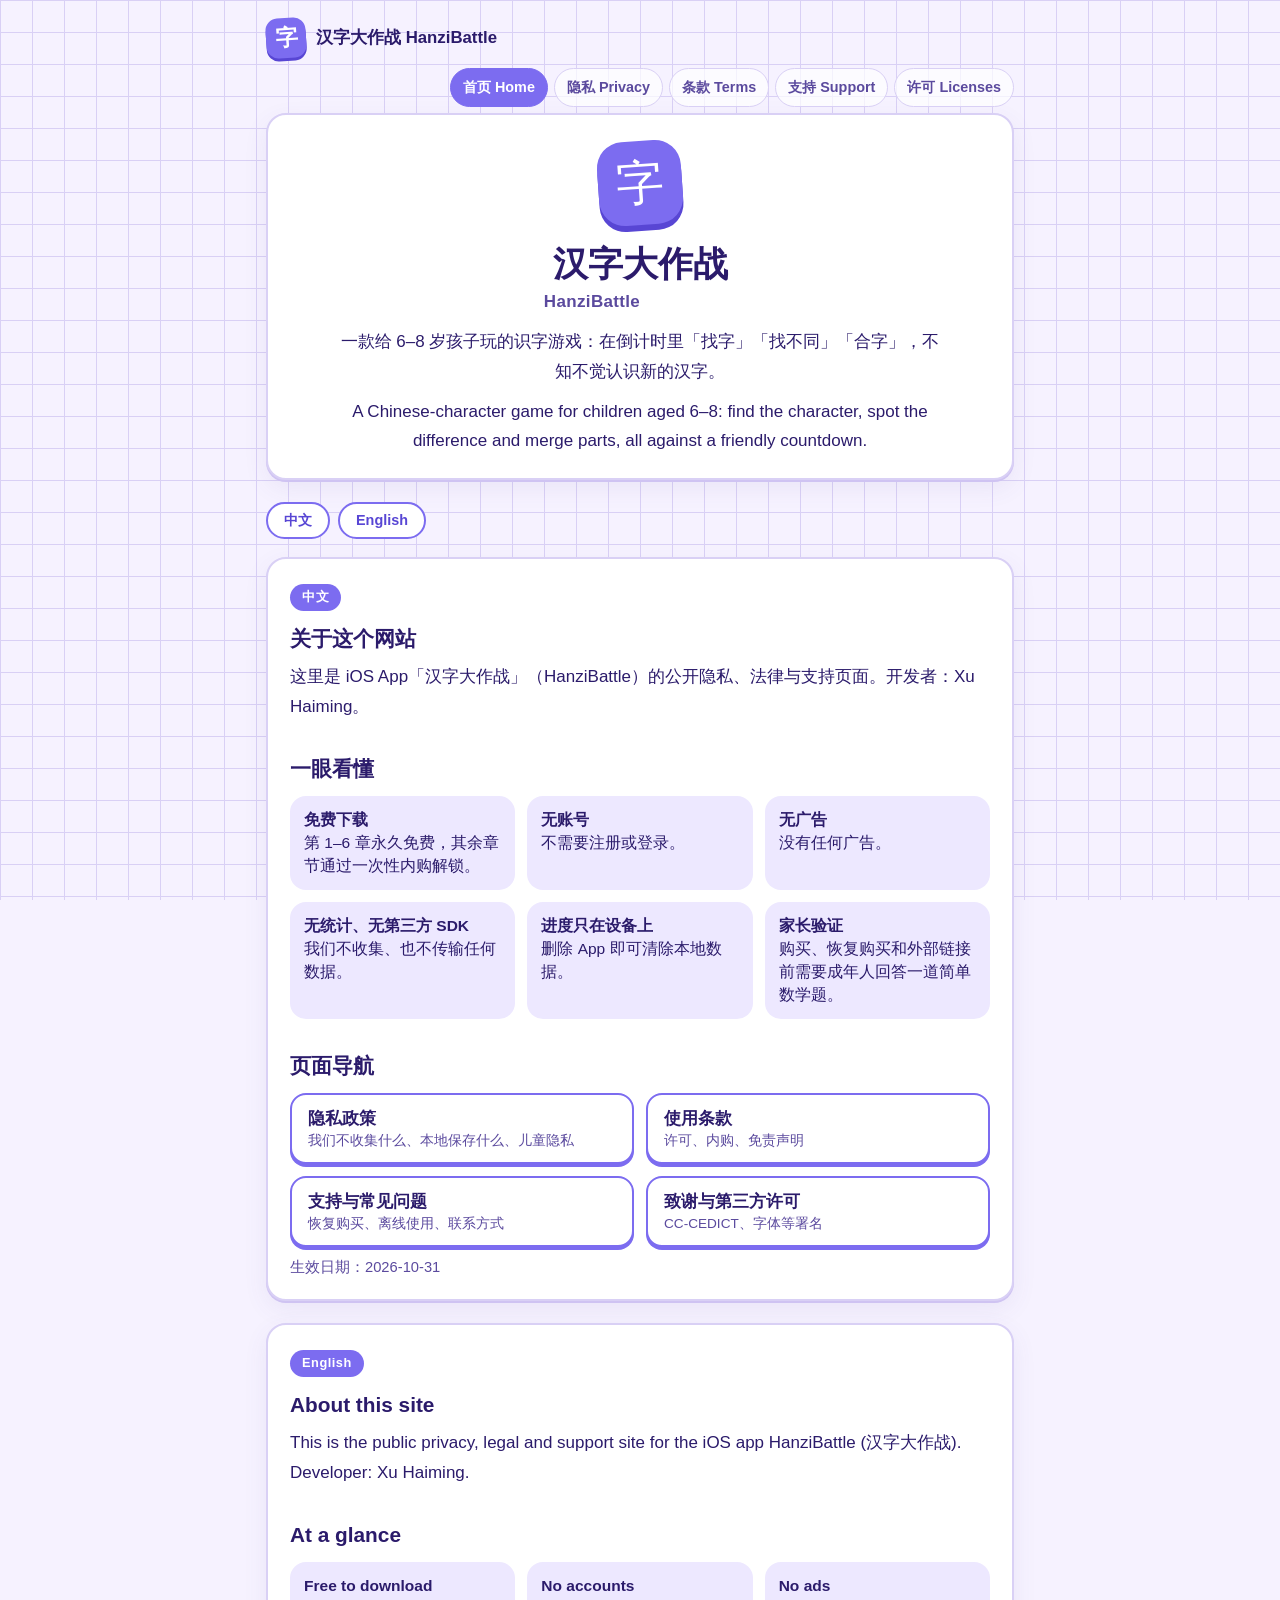
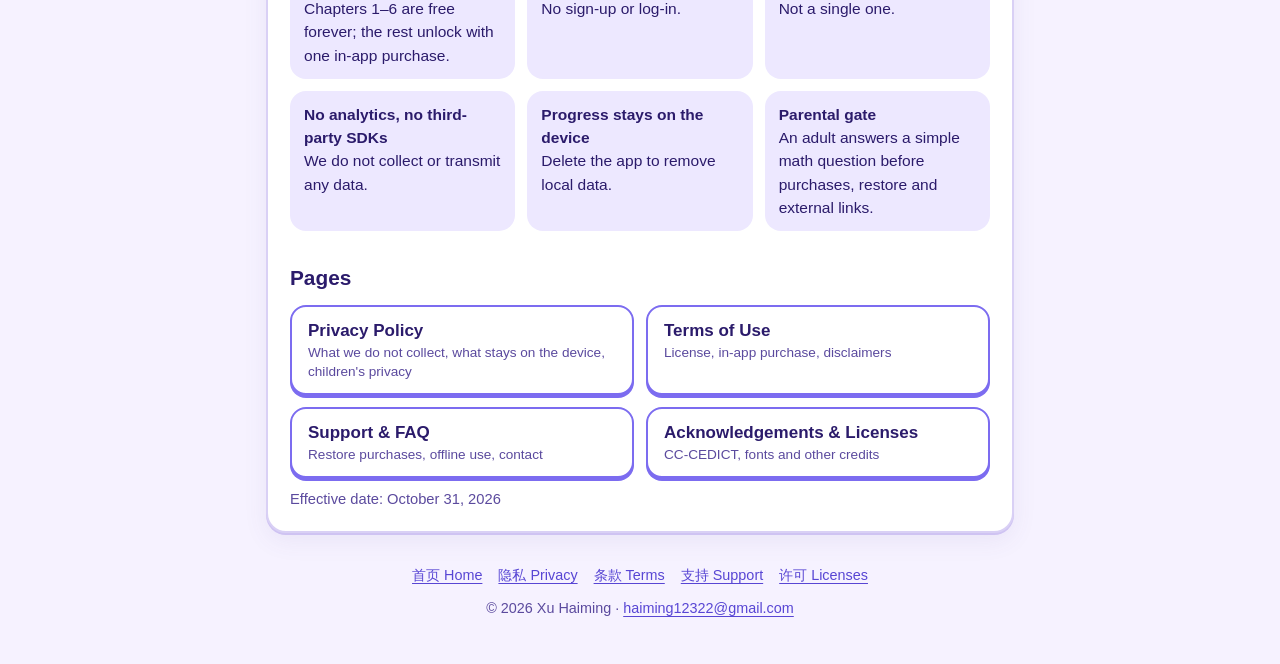
<file: index.html>
<!DOCTYPE html>
<html lang="zh-Hans">
<head>
<meta charset="utf-8">
<meta name="viewport" content="width=device-width, initial-scale=1">
<title>汉字大作战 HanziBattle · 隐私、条款与支持 / Privacy, Terms &amp; Support</title>
<meta name="description" content="汉字大作战（HanziBattle）儿童识字游戏的隐私政策、使用条款、支持与开源许可。 Privacy policy, terms of use, support and open-source licenses for HanziBattle, a children's Chinese-character game.">
<link rel="icon" href="data:image/svg+xml,%3Csvg xmlns='http://www.w3.org/2000/svg' viewBox='0 0 64 64'%3E%3Crect width='64' height='64' rx='16' fill='%237c6cf0'/%3E%3Ctext x='32' y='46' font-size='38' text-anchor='middle' fill='white'%3E%E5%AD%97%3C/text%3E%3C/svg%3E">
<link rel="stylesheet" href="style.css">
</head>
<body>
<header class="site-header">
  <div class="wrap">
    <a class="brand" href="index.html"><span class="brand-mark" aria-hidden="true">字</span><span>汉字大作战 HanziBattle</span></a>
    <nav class="site-nav" aria-label="主导航 / Main navigation">
      <a href="index.html" aria-current="page">首页 Home</a>
      <a href="privacy.html">隐私 Privacy</a>
      <a href="terms.html">条款 Terms</a>
      <a href="support.html">支持 Support</a>
      <a href="licenses.html">许可 Licenses</a>
    </nav>
  </div>
</header>

<main class="wrap">
  <section class="card hero" aria-labelledby="hero-title">
    <span class="big-mark" aria-hidden="true">字</span>
    <h1 id="hero-title">汉字大作战</h1>
    <p class="en-name">HanziBattle</p>
    <p lang="zh-Hans">一款给 6–8 岁孩子玩的识字游戏：在倒计时里「找字」「找不同」「合字」，不知不觉认识新的汉字。</p>
    <p lang="en">A Chinese-character game for children aged 6–8: find the character, spot the difference and merge parts, all against a friendly countdown.</p>
  </section>

  <div class="langbar" aria-label="语言 / Language">
    <a href="#zh" lang="zh-Hans">中文</a>
    <a href="#en" lang="en">English</a>
  </div>

  <section class="card" id="zh" lang="zh-Hans" aria-labelledby="zh-h">
    <span class="lang-label">中文</span>
    <h2 id="zh-h">关于这个网站</h2>
    <p>这里是 iOS App「汉字大作战」（HanziBattle）的公开隐私、法律与支持页面。开发者：Xu Haiming。</p>

    <h2>一眼看懂</h2>
    <ul class="grid">
      <li><strong>免费下载</strong>第 1–6 章永久免费，其余章节通过一次性内购解锁。</li>
      <li><strong>无账号</strong>不需要注册或登录。</li>
      <li><strong>无广告</strong>没有任何广告。</li>
      <li><strong>无统计、无第三方 SDK</strong>我们不收集、也不传输任何数据。</li>
      <li><strong>进度只在设备上</strong>删除 App 即可清除本地数据。</li>
      <li><strong>家长验证</strong>购买、恢复购买和外部链接前需要成年人回答一道简单数学题。</li>
    </ul>

    <h2>页面导航</h2>
    <div class="links">
      <a class="btn" href="privacy.html">隐私政策<small>我们不收集什么、本地保存什么、儿童隐私</small></a>
      <a class="btn" href="terms.html">使用条款<small>许可、内购、免责声明</small></a>
      <a class="btn" href="support.html">支持与常见问题<small>恢复购买、离线使用、联系方式</small></a>
      <a class="btn" href="licenses.html">致谢与第三方许可<small>CC-CEDICT、字体等署名</small></a>
    </div>
    <p class="meta">生效日期：2026-10-31</p>
  </section>

  <section class="card" id="en" lang="en" aria-labelledby="en-h">
    <span class="lang-label">English</span>
    <h2 id="en-h">About this site</h2>
    <p>This is the public privacy, legal and support site for the iOS app HanziBattle (汉字大作战). Developer: Xu Haiming.</p>

    <h2>At a glance</h2>
    <ul class="grid">
      <li><strong>Free to download</strong>Chapters 1–6 are free forever; the rest unlock with one in-app purchase.</li>
      <li><strong>No accounts</strong>No sign-up or log-in.</li>
      <li><strong>No ads</strong>Not a single one.</li>
      <li><strong>No analytics, no third-party SDKs</strong>We do not collect or transmit any data.</li>
      <li><strong>Progress stays on the device</strong>Delete the app to remove local data.</li>
      <li><strong>Parental gate</strong>An adult answers a simple math question before purchases, restore and external links.</li>
    </ul>

    <h2>Pages</h2>
    <div class="links">
      <a class="btn" href="privacy.html">Privacy Policy<small>What we do not collect, what stays on the device, children's privacy</small></a>
      <a class="btn" href="terms.html">Terms of Use<small>License, in-app purchase, disclaimers</small></a>
      <a class="btn" href="support.html">Support &amp; FAQ<small>Restore purchases, offline use, contact</small></a>
      <a class="btn" href="licenses.html">Acknowledgements &amp; Licenses<small>CC-CEDICT, fonts and other credits</small></a>
    </div>
    <p class="meta">Effective date: October 31, 2026</p>
  </section>
</main>

<footer class="site-footer">
  <div class="wrap">
    <nav aria-label="页脚 / Footer">
      <a href="index.html">首页 Home</a>
      <a href="privacy.html">隐私 Privacy</a>
      <a href="terms.html">条款 Terms</a>
      <a href="support.html">支持 Support</a>
      <a href="licenses.html">许可 Licenses</a>
    </nav>
    <p>&copy; 2026 Xu Haiming · <a href="mailto:haiming12322@gmail.com">haiming12322@gmail.com</a></p>
  </div>
</footer>
</body>
</html>
</file>
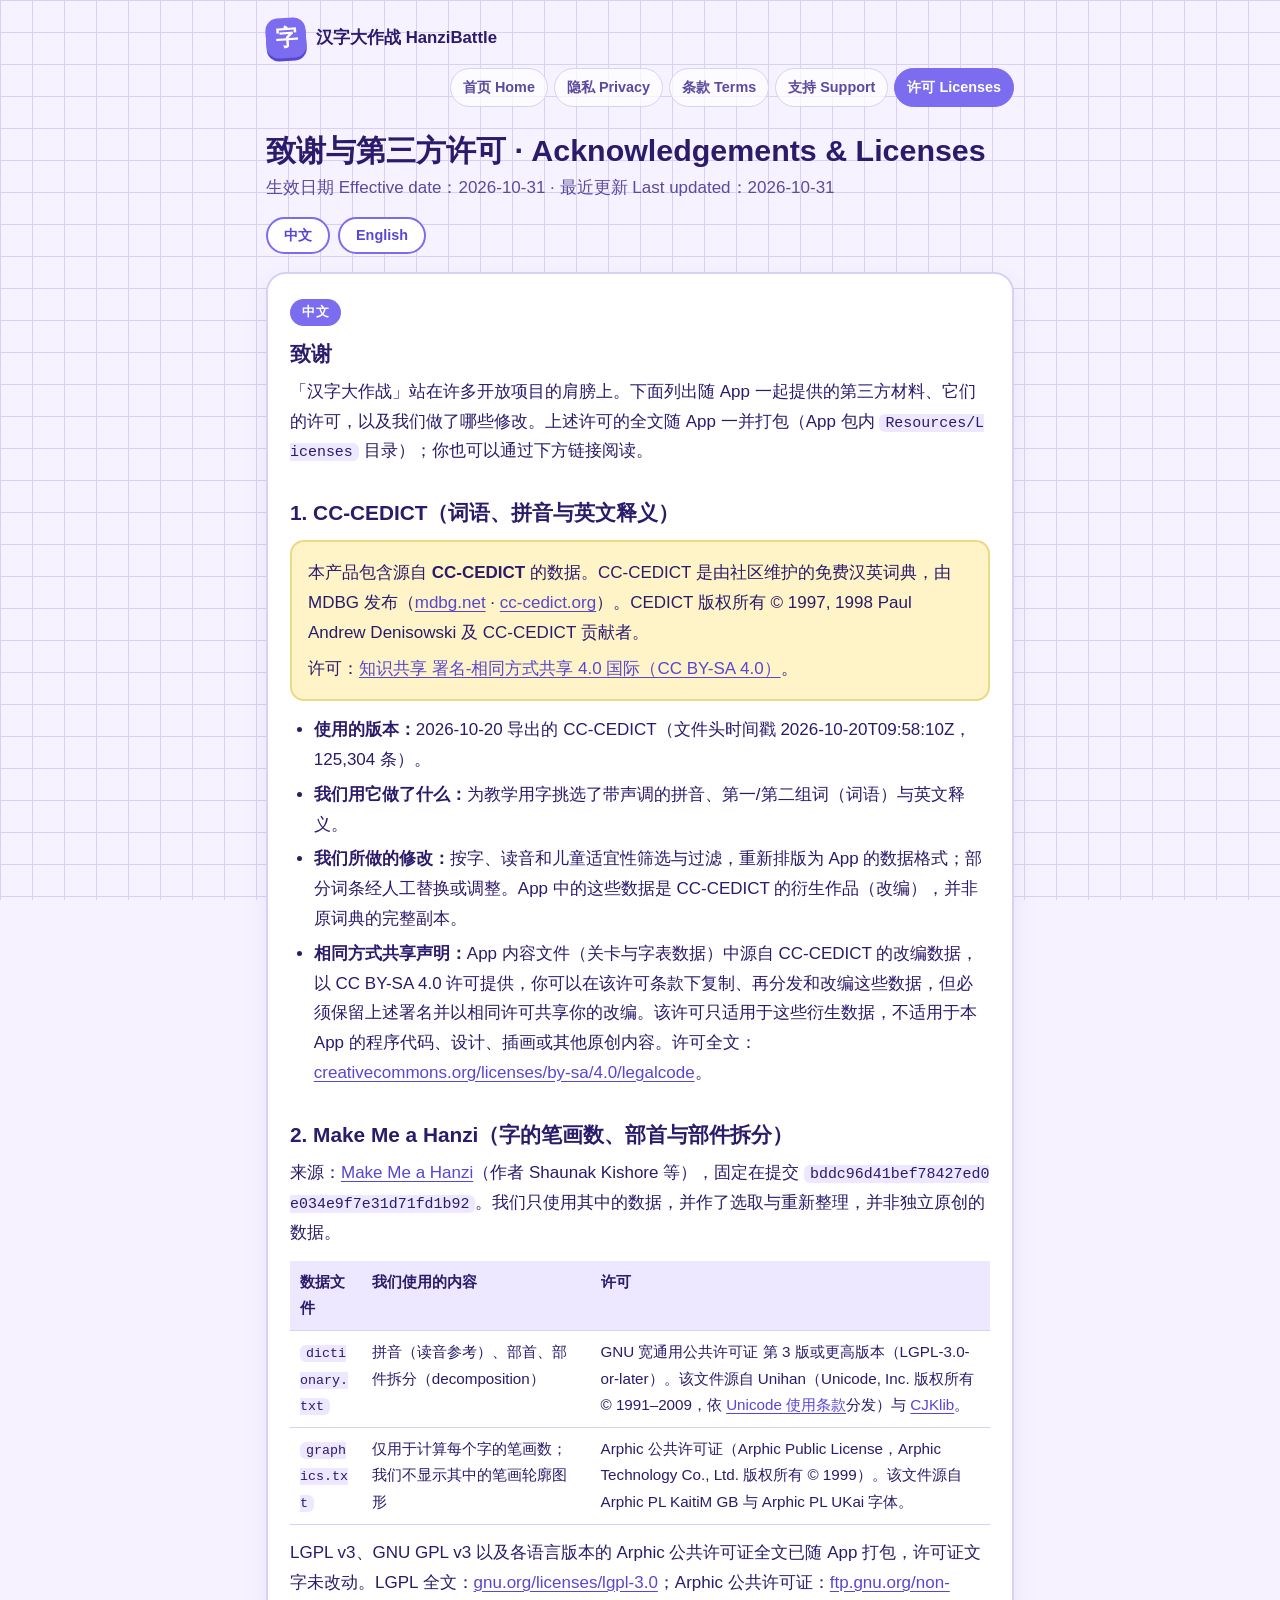
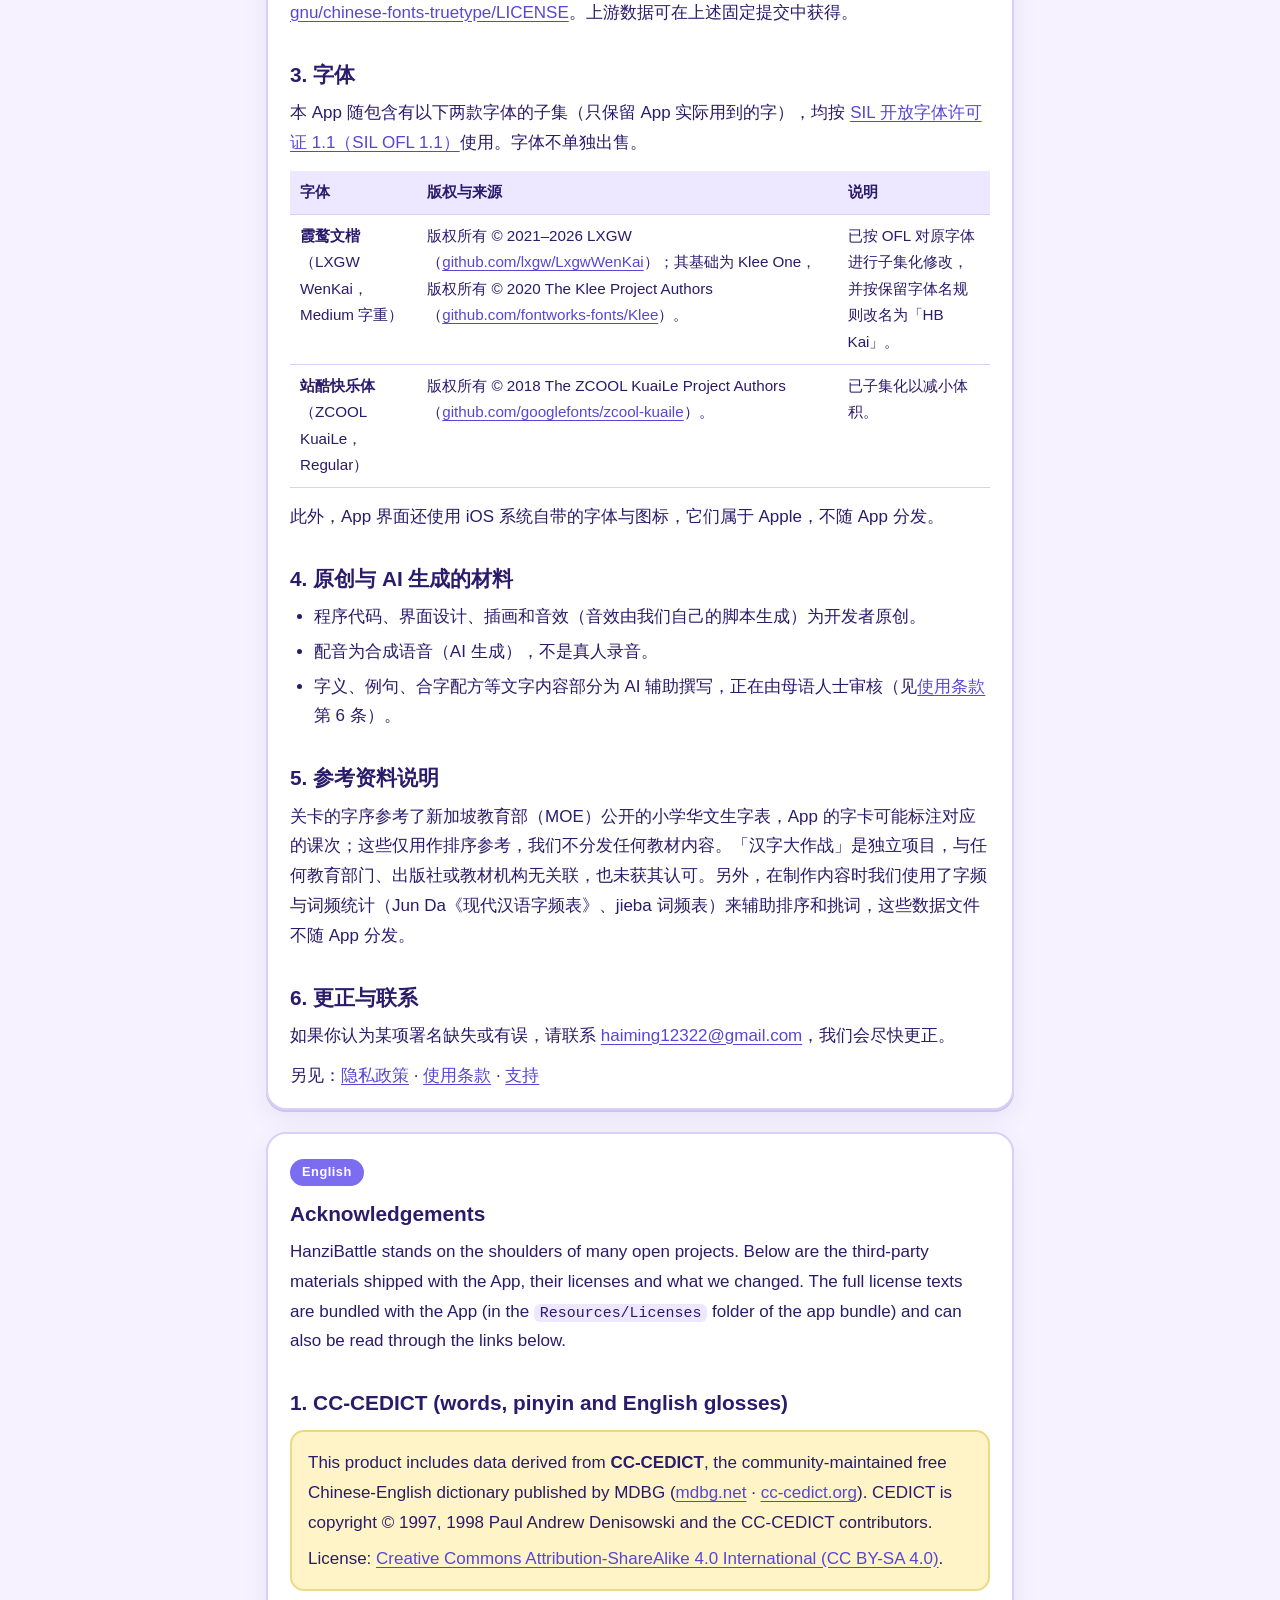
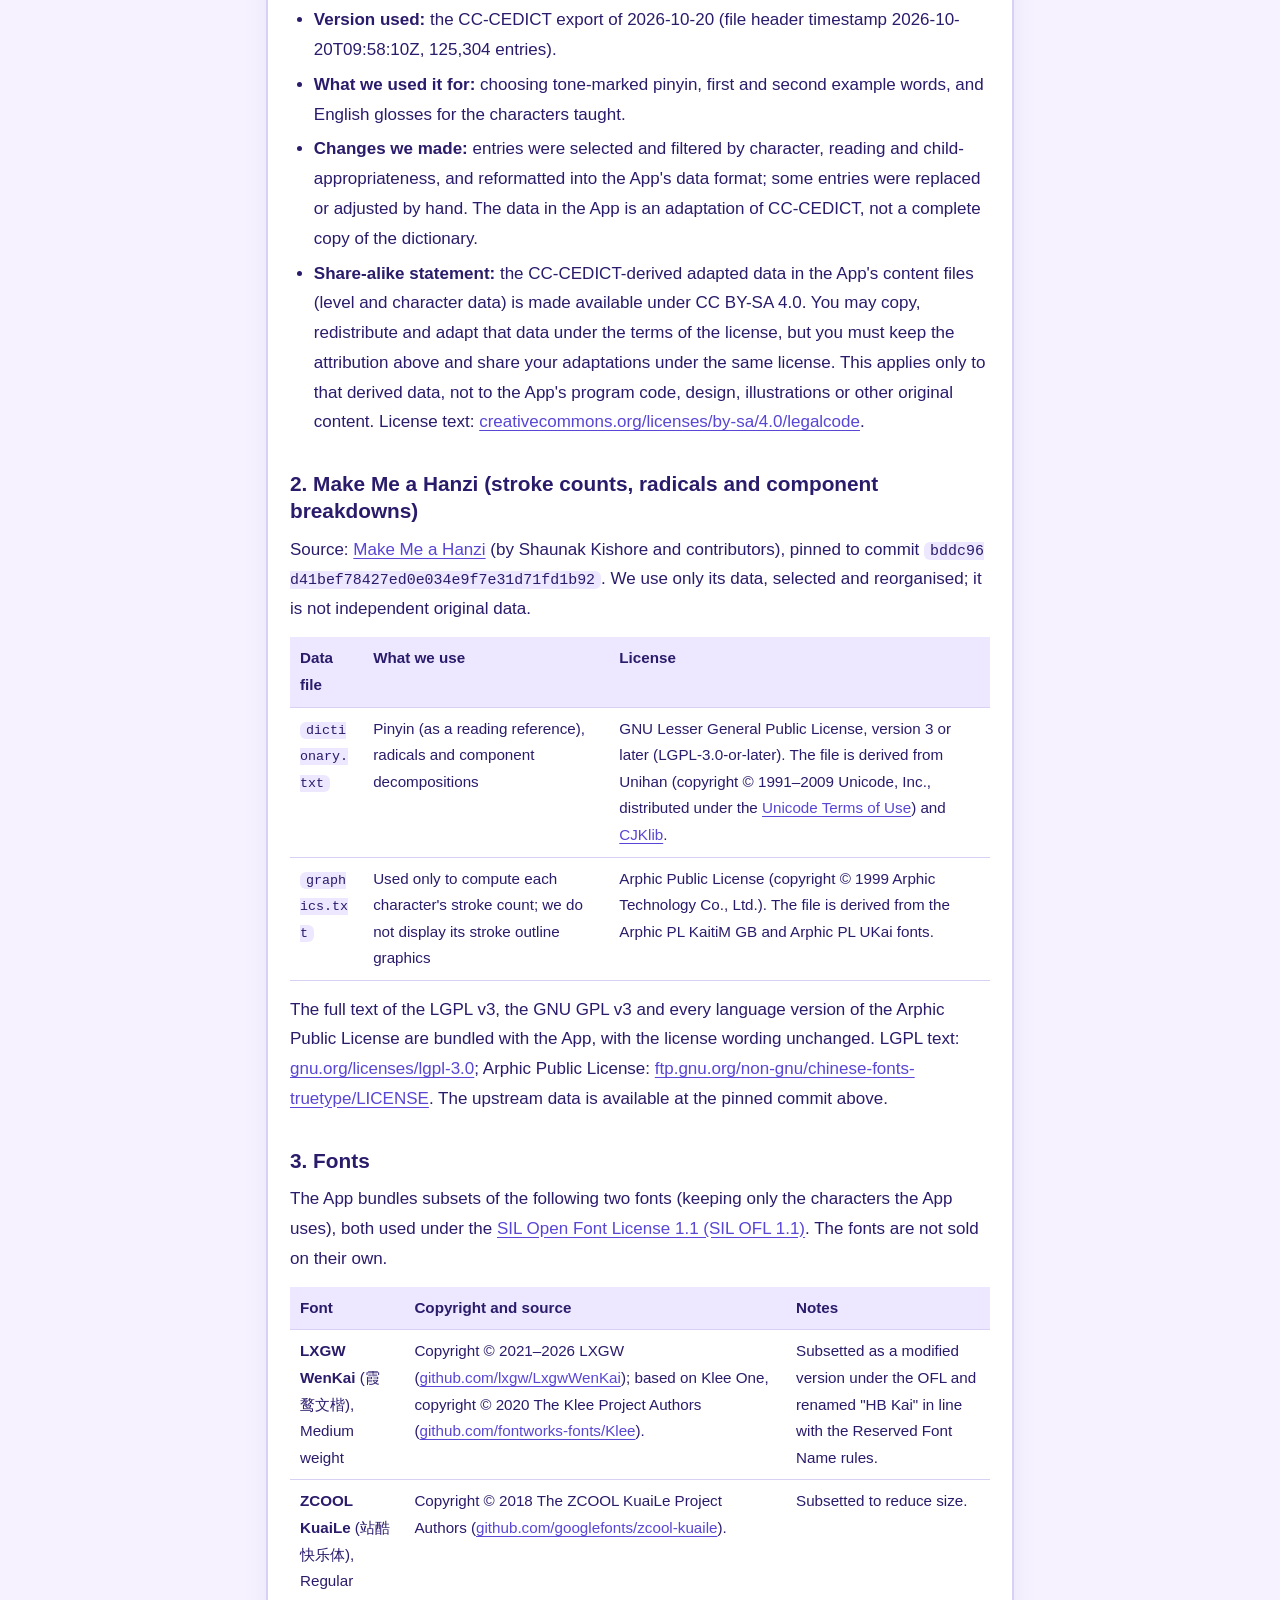
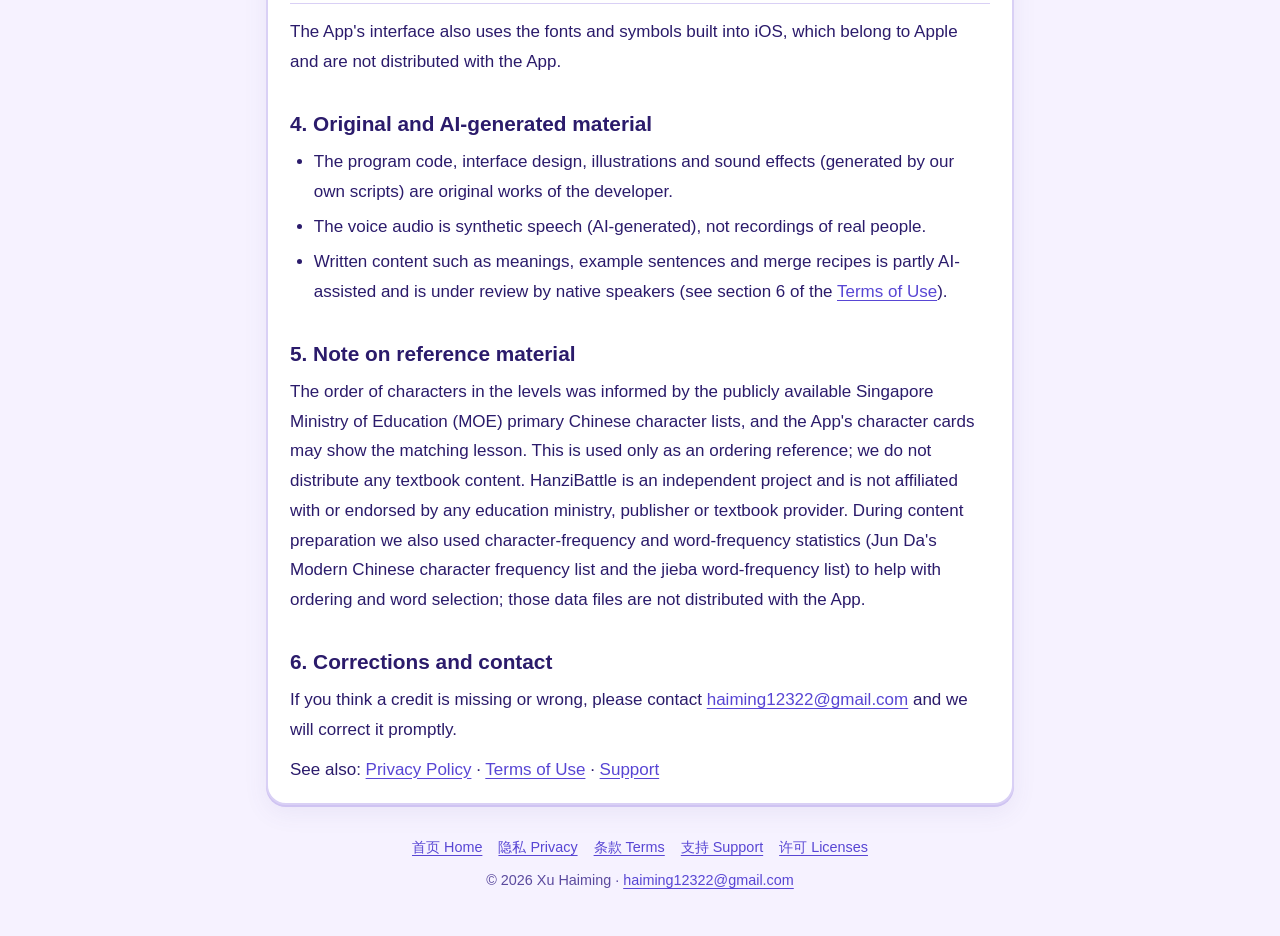
<file: licenses.html>
<!DOCTYPE html>
<html lang="zh-Hans">
<head>
<meta charset="utf-8">
<meta name="viewport" content="width=device-width, initial-scale=1">
<title>致谢与第三方许可 Acknowledgements &amp; Licenses · 汉字大作战 HanziBattle</title>
<meta name="description" content="汉字大作战（HanziBattle）所含第三方材料的署名与许可：CC-CEDICT、Make Me a Hanzi、字体。 Credits and licenses for third-party material in HanziBattle: CC-CEDICT, Make Me a Hanzi and fonts.">
<link rel="icon" href="data:image/svg+xml,%3Csvg xmlns='http://www.w3.org/2000/svg' viewBox='0 0 64 64'%3E%3Crect width='64' height='64' rx='16' fill='%237c6cf0'/%3E%3Ctext x='32' y='46' font-size='38' text-anchor='middle' fill='white'%3E%E5%AD%97%3C/text%3E%3C/svg%3E">
<link rel="stylesheet" href="style.css">
</head>
<body>
<header class="site-header">
  <div class="wrap">
    <a class="brand" href="index.html"><span class="brand-mark" aria-hidden="true">字</span><span>汉字大作战 HanziBattle</span></a>
    <nav class="site-nav" aria-label="主导航 / Main navigation">
      <a href="index.html">首页 Home</a>
      <a href="privacy.html">隐私 Privacy</a>
      <a href="terms.html">条款 Terms</a>
      <a href="support.html">支持 Support</a>
      <a href="licenses.html" aria-current="page">许可 Licenses</a>
    </nav>
  </div>
</header>

<main class="wrap">
  <h1 class="page-title">致谢与第三方许可 · Acknowledgements &amp; Licenses</h1>
  <p class="page-sub">生效日期 Effective date：2026-10-31 · 最近更新 Last updated：2026-10-31</p>
  <div class="langbar" aria-label="语言 / Language">
    <a href="#zh" lang="zh-Hans">中文</a>
    <a href="#en" lang="en">English</a>
  </div>

  <!-- ===================== 中文 ===================== -->
  <section class="card" id="zh" lang="zh-Hans" aria-labelledby="zh-h">
    <span class="lang-label">中文</span>
    <h2 id="zh-h">致谢</h2>
    <p>「汉字大作战」站在许多开放项目的肩膀上。下面列出随 App 一起提供的第三方材料、它们的许可，以及我们做了哪些修改。上述许可的全文随 App 一并打包（App 包内 <code>Resources/Licenses</code> 目录）；你也可以通过下方链接阅读。</p>

    <h2>1. CC-CEDICT（词语、拼音与英文释义）</h2>
    <div class="note">
      <p>本产品包含源自 <strong>CC-CEDICT</strong> 的数据。CC-CEDICT 是由社区维护的免费汉英词典，由 MDBG 发布（<a href="https://www.mdbg.net/chinese/dictionary?page=cc-cedict" rel="noopener noreferrer">mdbg.net</a> · <a href="https://cc-cedict.org/" rel="noopener noreferrer">cc-cedict.org</a>）。CEDICT 版权所有 &copy; 1997, 1998 Paul Andrew Denisowski 及 CC-CEDICT 贡献者。</p>
      <p>许可：<a href="https://creativecommons.org/licenses/by-sa/4.0/" rel="noopener noreferrer">知识共享 署名-相同方式共享 4.0 国际（CC BY-SA 4.0）</a>。</p>
    </div>
    <ul>
      <li><strong>使用的版本：</strong>2026-10-20 导出的 CC-CEDICT（文件头时间戳 2026-10-20T09:58:10Z，125,304 条）。</li>
      <li><strong>我们用它做了什么：</strong>为教学用字挑选了带声调的拼音、第一/第二组词（词语）与英文释义。</li>
      <li><strong>我们所做的修改：</strong>按字、读音和儿童适宜性筛选与过滤，重新排版为 App 的数据格式；部分词条经人工替换或调整。App 中的这些数据是 CC-CEDICT 的衍生作品（改编），并非原词典的完整副本。</li>
      <li><strong>相同方式共享声明：</strong>App 内容文件（关卡与字表数据）中源自 CC-CEDICT 的改编数据，以 CC BY-SA 4.0 许可提供，你可以在该许可条款下复制、再分发和改编这些数据，但必须保留上述署名并以相同许可共享你的改编。该许可只适用于这些衍生数据，不适用于本 App 的程序代码、设计、插画或其他原创内容。许可全文：<a href="https://creativecommons.org/licenses/by-sa/4.0/legalcode" rel="noopener noreferrer">creativecommons.org/licenses/by-sa/4.0/legalcode</a>。</li>
    </ul>

    <h2>2. Make Me a Hanzi（字的笔画数、部首与部件拆分）</h2>
    <p>来源：<a href="https://github.com/skishore/makemeahanzi" rel="noopener noreferrer">Make Me a Hanzi</a>（作者 Shaunak Kishore 等），固定在提交 <code>bddc96d41bef78427ed0e034e9f7e31d71fd1b92</code>。我们只使用其中的数据，并作了选取与重新整理，并非独立原创的数据。</p>
    <div class="table-wrap">
      <table>
        <thead><tr><th>数据文件</th><th>我们使用的内容</th><th>许可</th></tr></thead>
        <tbody>
          <tr>
            <td><code>dictionary.txt</code></td>
            <td>拼音（读音参考）、部首、部件拆分（decomposition）</td>
            <td>GNU 宽通用公共许可证 第 3 版或更高版本（LGPL-3.0-or-later）。该文件源自 Unihan（Unicode, Inc. 版权所有 &copy; 1991–2009，依 <a href="http://www.unicode.org/copyright.html" rel="noopener noreferrer">Unicode 使用条款</a>分发）与 <a href="https://github.com/cburgmer/cjklib" rel="noopener noreferrer">CJKlib</a>。</td>
          </tr>
          <tr>
            <td><code>graphics.txt</code></td>
            <td>仅用于计算每个字的笔画数；我们不显示其中的笔画轮廓图形</td>
            <td>Arphic 公共许可证（Arphic Public License，Arphic Technology Co., Ltd. 版权所有 &copy; 1999）。该文件源自 Arphic PL KaitiM GB 与 Arphic PL UKai 字体。</td>
          </tr>
        </tbody>
      </table>
    </div>
    <p>LGPL v3、GNU GPL v3 以及各语言版本的 Arphic 公共许可证全文已随 App 打包，许可证文字未改动。LGPL 全文：<a href="https://www.gnu.org/licenses/lgpl-3.0.html" rel="noopener noreferrer">gnu.org/licenses/lgpl-3.0</a>；Arphic 公共许可证：<a href="http://ftp.gnu.org/non-gnu/chinese-fonts-truetype/LICENSE" rel="noopener noreferrer">ftp.gnu.org/non-gnu/chinese-fonts-truetype/LICENSE</a>。上游数据可在上述固定提交中获得。</p>

    <h2>3. 字体</h2>
    <p>本 App 随包含有以下两款字体的子集（只保留 App 实际用到的字），均按 <a href="https://openfontlicense.org" rel="noopener noreferrer">SIL 开放字体许可证 1.1（SIL OFL 1.1）</a>使用。字体不单独出售。</p>
    <div class="table-wrap">
      <table>
        <thead><tr><th>字体</th><th>版权与来源</th><th>说明</th></tr></thead>
        <tbody>
          <tr>
            <td><strong>霞鹜文楷</strong>（LXGW WenKai，Medium 字重）</td>
            <td>版权所有 &copy; 2021–2026 LXGW（<a href="https://github.com/lxgw/LxgwWenKai" rel="noopener noreferrer">github.com/lxgw/LxgwWenKai</a>）；其基础为 Klee One，版权所有 &copy; 2020 The Klee Project Authors（<a href="https://github.com/fontworks-fonts/Klee" rel="noopener noreferrer">github.com/fontworks-fonts/Klee</a>）。</td>
            <td>已按 OFL 对原字体进行子集化修改，并按保留字体名规则改名为「HB Kai」。</td>
          </tr>
          <tr>
            <td><strong>站酷快乐体</strong>（ZCOOL KuaiLe，Regular）</td>
            <td>版权所有 &copy; 2018 The ZCOOL KuaiLe Project Authors（<a href="https://github.com/googlefonts/zcool-kuaile" rel="noopener noreferrer">github.com/googlefonts/zcool-kuaile</a>）。</td>
            <td>已子集化以减小体积。</td>
          </tr>
        </tbody>
      </table>
    </div>
    <p>此外，App 界面还使用 iOS 系统自带的字体与图标，它们属于 Apple，不随 App 分发。</p>

    <h2>4. 原创与 AI 生成的材料</h2>
    <ul>
      <li>程序代码、界面设计、插画和音效（音效由我们自己的脚本生成）为开发者原创。</li>
      <li>配音为合成语音（AI 生成），不是真人录音。</li>
      <li>字义、例句、合字配方等文字内容部分为 AI 辅助撰写，正在由母语人士审核（见<a href="terms.html">使用条款</a>第 6 条）。</li>
    </ul>

    <h2>5. 参考资料说明</h2>
    <p>关卡的字序参考了新加坡教育部（MOE）公开的小学华文生字表，App 的字卡可能标注对应的课次；这些仅用作排序参考，我们不分发任何教材内容。「汉字大作战」是独立项目，与任何教育部门、出版社或教材机构无关联，也未获其认可。另外，在制作内容时我们使用了字频与词频统计（Jun Da《现代汉语字频表》、jieba 词频表）来辅助排序和挑词，这些数据文件不随 App 分发。</p>

    <h2>6. 更正与联系</h2>
    <p>如果你认为某项署名缺失或有误，请联系 <a href="mailto:haiming12322@gmail.com">haiming12322@gmail.com</a>，我们会尽快更正。</p>
    <p>另见：<a href="privacy.html">隐私政策</a> · <a href="terms.html">使用条款</a> · <a href="support.html">支持</a></p>
  </section>

  <!-- ===================== English ===================== -->
  <section class="card" id="en" lang="en" aria-labelledby="en-h">
    <span class="lang-label">English</span>
    <h2 id="en-h">Acknowledgements</h2>
    <p>HanziBattle stands on the shoulders of many open projects. Below are the third-party materials shipped with the App, their licenses and what we changed. The full license texts are bundled with the App (in the <code>Resources/Licenses</code> folder of the app bundle) and can also be read through the links below.</p>

    <h2>1. CC-CEDICT (words, pinyin and English glosses)</h2>
    <div class="note">
      <p>This product includes data derived from <strong>CC-CEDICT</strong>, the community-maintained free Chinese-English dictionary published by MDBG (<a href="https://www.mdbg.net/chinese/dictionary?page=cc-cedict" rel="noopener noreferrer">mdbg.net</a> · <a href="https://cc-cedict.org/" rel="noopener noreferrer">cc-cedict.org</a>). CEDICT is copyright &copy; 1997, 1998 Paul Andrew Denisowski and the CC-CEDICT contributors.</p>
      <p>License: <a href="https://creativecommons.org/licenses/by-sa/4.0/" rel="noopener noreferrer">Creative Commons Attribution-ShareAlike 4.0 International (CC BY-SA 4.0)</a>.</p>
    </div>
    <ul>
      <li><strong>Version used:</strong> the CC-CEDICT export of 2026-10-20 (file header timestamp 2026-10-20T09:58:10Z, 125,304 entries).</li>
      <li><strong>What we used it for:</strong> choosing tone-marked pinyin, first and second example words, and English glosses for the characters taught.</li>
      <li><strong>Changes we made:</strong> entries were selected and filtered by character, reading and child-appropriateness, and reformatted into the App's data format; some entries were replaced or adjusted by hand. The data in the App is an adaptation of CC-CEDICT, not a complete copy of the dictionary.</li>
      <li><strong>Share-alike statement:</strong> the CC-CEDICT-derived adapted data in the App's content files (level and character data) is made available under CC BY-SA 4.0. You may copy, redistribute and adapt that data under the terms of the license, but you must keep the attribution above and share your adaptations under the same license. This applies only to that derived data, not to the App's program code, design, illustrations or other original content. License text: <a href="https://creativecommons.org/licenses/by-sa/4.0/legalcode" rel="noopener noreferrer">creativecommons.org/licenses/by-sa/4.0/legalcode</a>.</li>
    </ul>

    <h2>2. Make Me a Hanzi (stroke counts, radicals and component breakdowns)</h2>
    <p>Source: <a href="https://github.com/skishore/makemeahanzi" rel="noopener noreferrer">Make Me a Hanzi</a> (by Shaunak Kishore and contributors), pinned to commit <code>bddc96d41bef78427ed0e034e9f7e31d71fd1b92</code>. We use only its data, selected and reorganised; it is not independent original data.</p>
    <div class="table-wrap">
      <table>
        <thead><tr><th>Data file</th><th>What we use</th><th>License</th></tr></thead>
        <tbody>
          <tr>
            <td><code>dictionary.txt</code></td>
            <td>Pinyin (as a reading reference), radicals and component decompositions</td>
            <td>GNU Lesser General Public License, version 3 or later (LGPL-3.0-or-later). The file is derived from Unihan (copyright &copy; 1991&ndash;2009 Unicode, Inc., distributed under the <a href="http://www.unicode.org/copyright.html" rel="noopener noreferrer">Unicode Terms of Use</a>) and <a href="https://github.com/cburgmer/cjklib" rel="noopener noreferrer">CJKlib</a>.</td>
          </tr>
          <tr>
            <td><code>graphics.txt</code></td>
            <td>Used only to compute each character's stroke count; we do not display its stroke outline graphics</td>
            <td>Arphic Public License (copyright &copy; 1999 Arphic Technology Co., Ltd.). The file is derived from the Arphic PL KaitiM GB and Arphic PL UKai fonts.</td>
          </tr>
        </tbody>
      </table>
    </div>
    <p>The full text of the LGPL v3, the GNU GPL v3 and every language version of the Arphic Public License are bundled with the App, with the license wording unchanged. LGPL text: <a href="https://www.gnu.org/licenses/lgpl-3.0.html" rel="noopener noreferrer">gnu.org/licenses/lgpl-3.0</a>; Arphic Public License: <a href="http://ftp.gnu.org/non-gnu/chinese-fonts-truetype/LICENSE" rel="noopener noreferrer">ftp.gnu.org/non-gnu/chinese-fonts-truetype/LICENSE</a>. The upstream data is available at the pinned commit above.</p>

    <h2>3. Fonts</h2>
    <p>The App bundles subsets of the following two fonts (keeping only the characters the App uses), both used under the <a href="https://openfontlicense.org" rel="noopener noreferrer">SIL Open Font License 1.1 (SIL OFL 1.1)</a>. The fonts are not sold on their own.</p>
    <div class="table-wrap">
      <table>
        <thead><tr><th>Font</th><th>Copyright and source</th><th>Notes</th></tr></thead>
        <tbody>
          <tr>
            <td><strong>LXGW WenKai</strong> (霞鹜文楷), Medium weight</td>
            <td>Copyright &copy; 2021&ndash;2026 LXGW (<a href="https://github.com/lxgw/LxgwWenKai" rel="noopener noreferrer">github.com/lxgw/LxgwWenKai</a>); based on Klee One, copyright &copy; 2020 The Klee Project Authors (<a href="https://github.com/fontworks-fonts/Klee" rel="noopener noreferrer">github.com/fontworks-fonts/Klee</a>).</td>
            <td>Subsetted as a modified version under the OFL and renamed "HB Kai" in line with the Reserved Font Name rules.</td>
          </tr>
          <tr>
            <td><strong>ZCOOL KuaiLe</strong> (站酷快乐体), Regular</td>
            <td>Copyright &copy; 2018 The ZCOOL KuaiLe Project Authors (<a href="https://github.com/googlefonts/zcool-kuaile" rel="noopener noreferrer">github.com/googlefonts/zcool-kuaile</a>).</td>
            <td>Subsetted to reduce size.</td>
          </tr>
        </tbody>
      </table>
    </div>
    <p>The App's interface also uses the fonts and symbols built into iOS, which belong to Apple and are not distributed with the App.</p>

    <h2>4. Original and AI-generated material</h2>
    <ul>
      <li>The program code, interface design, illustrations and sound effects (generated by our own scripts) are original works of the developer.</li>
      <li>The voice audio is synthetic speech (AI-generated), not recordings of real people.</li>
      <li>Written content such as meanings, example sentences and merge recipes is partly AI-assisted and is under review by native speakers (see section 6 of the <a href="terms.html">Terms of Use</a>).</li>
    </ul>

    <h2>5. Note on reference material</h2>
    <p>The order of characters in the levels was informed by the publicly available Singapore Ministry of Education (MOE) primary Chinese character lists, and the App's character cards may show the matching lesson. This is used only as an ordering reference; we do not distribute any textbook content. HanziBattle is an independent project and is not affiliated with or endorsed by any education ministry, publisher or textbook provider. During content preparation we also used character-frequency and word-frequency statistics (Jun Da's Modern Chinese character frequency list and the jieba word-frequency list) to help with ordering and word selection; those data files are not distributed with the App.</p>

    <h2>6. Corrections and contact</h2>
    <p>If you think a credit is missing or wrong, please contact <a href="mailto:haiming12322@gmail.com">haiming12322@gmail.com</a> and we will correct it promptly.</p>
    <p>See also: <a href="privacy.html">Privacy Policy</a> · <a href="terms.html">Terms of Use</a> · <a href="support.html">Support</a></p>
  </section>
</main>

<footer class="site-footer">
  <div class="wrap">
    <nav aria-label="页脚 / Footer">
      <a href="index.html">首页 Home</a>
      <a href="privacy.html">隐私 Privacy</a>
      <a href="terms.html">条款 Terms</a>
      <a href="support.html">支持 Support</a>
      <a href="licenses.html">许可 Licenses</a>
    </nav>
    <p>&copy; 2026 Xu Haiming · <a href="mailto:haiming12322@gmail.com">haiming12322@gmail.com</a></p>
  </div>
</footer>
</body>
</html>
</file>
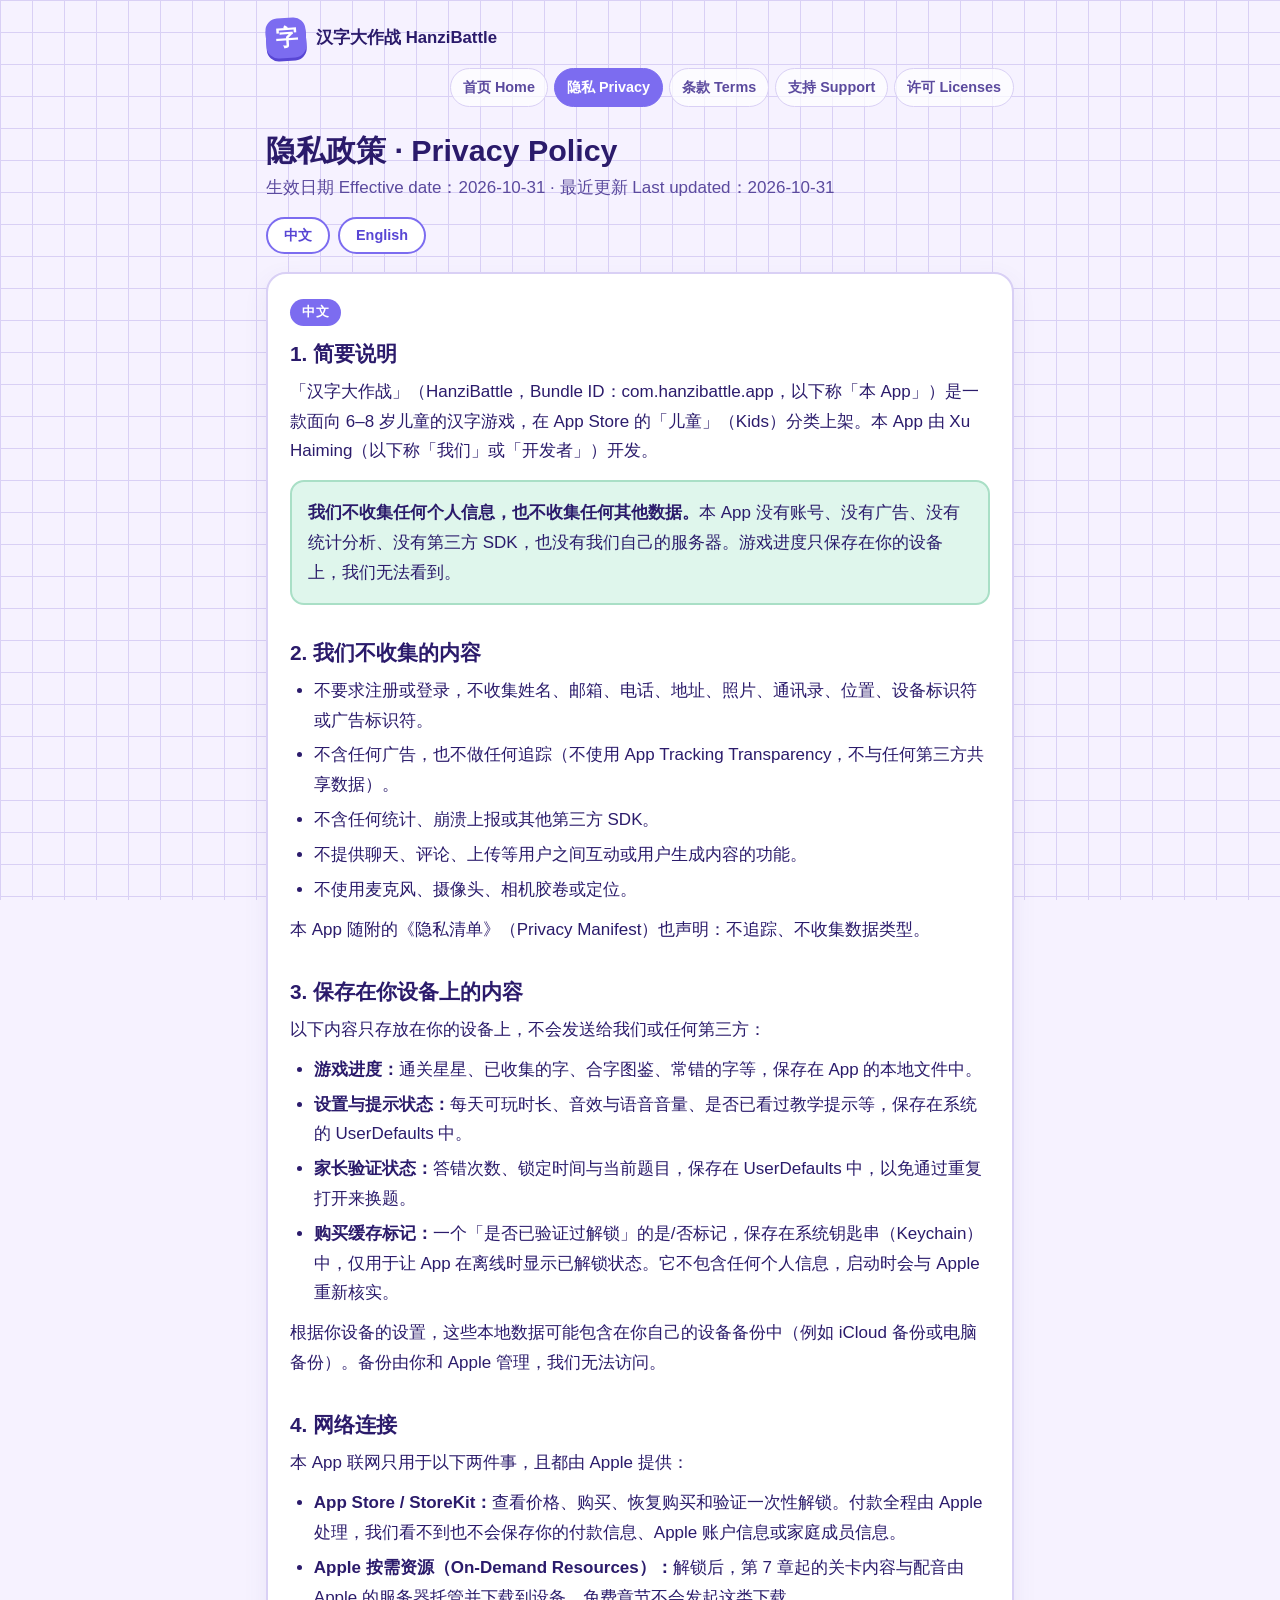
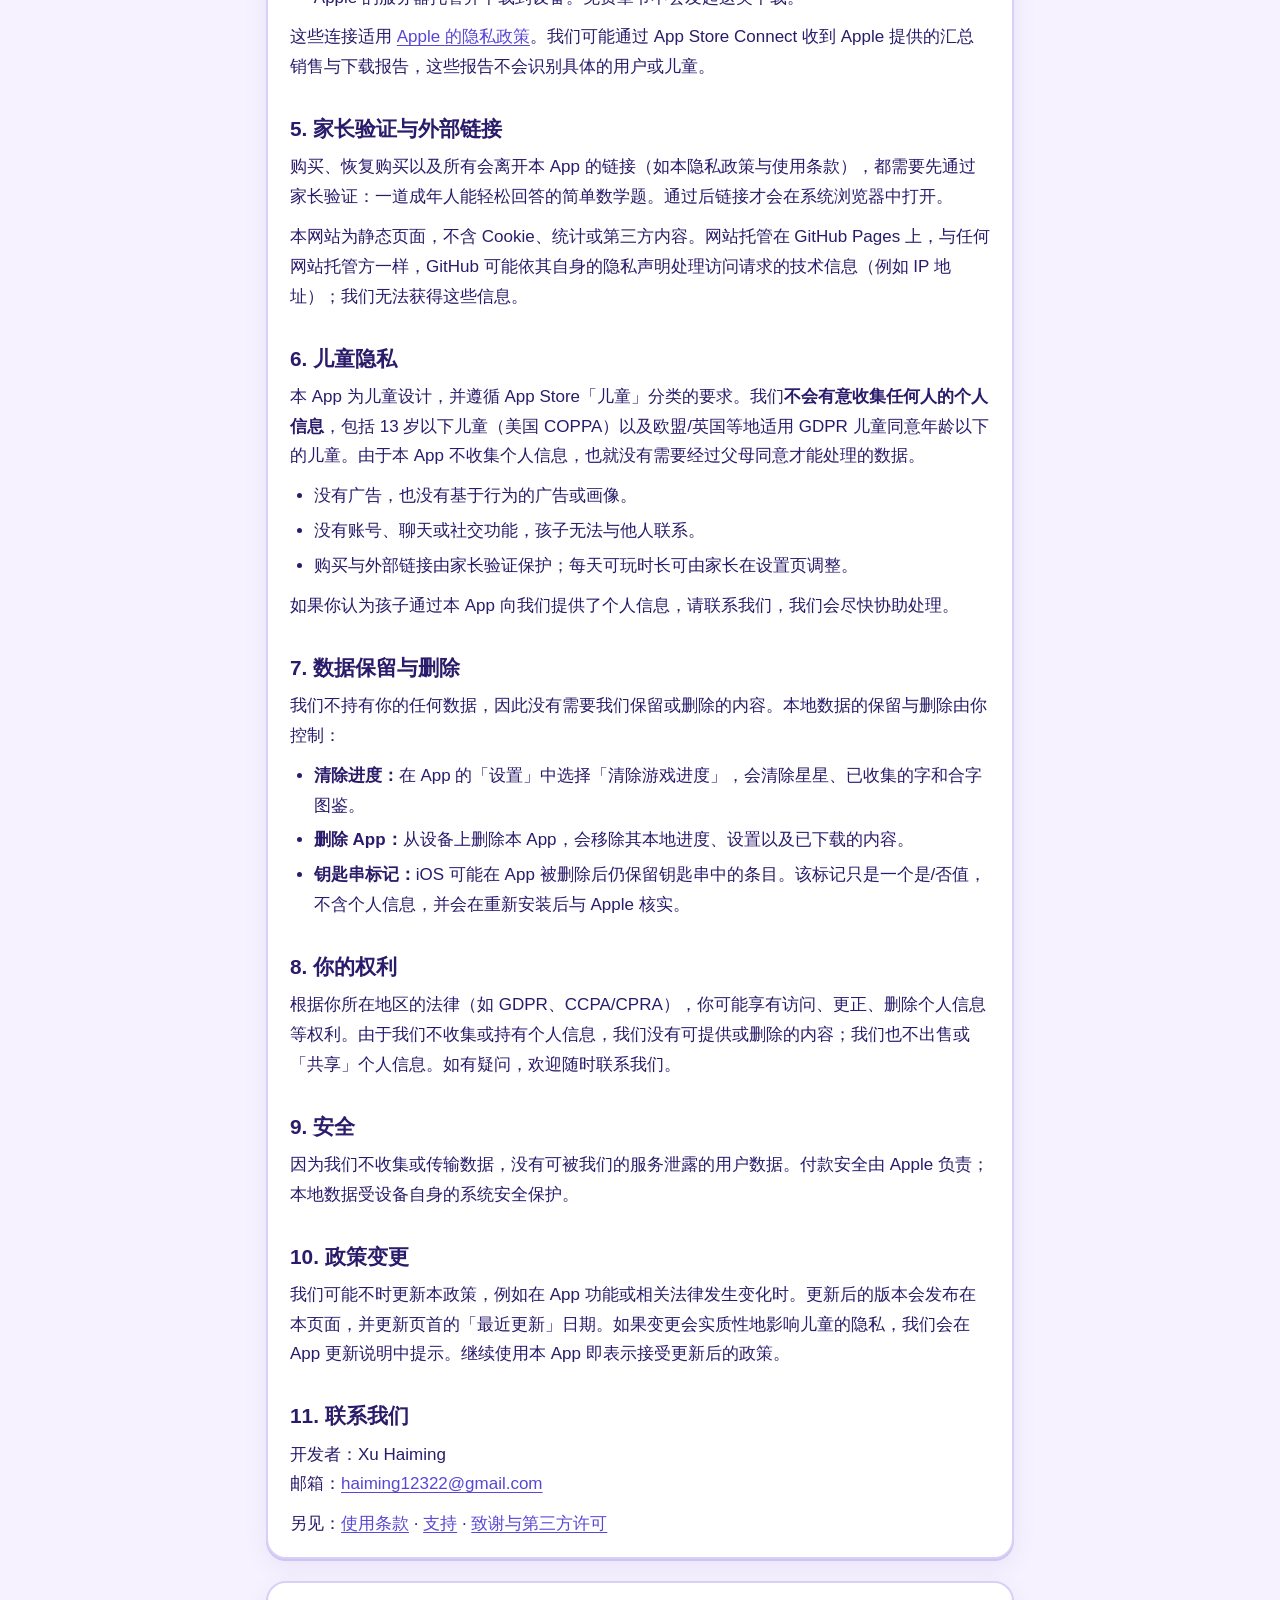
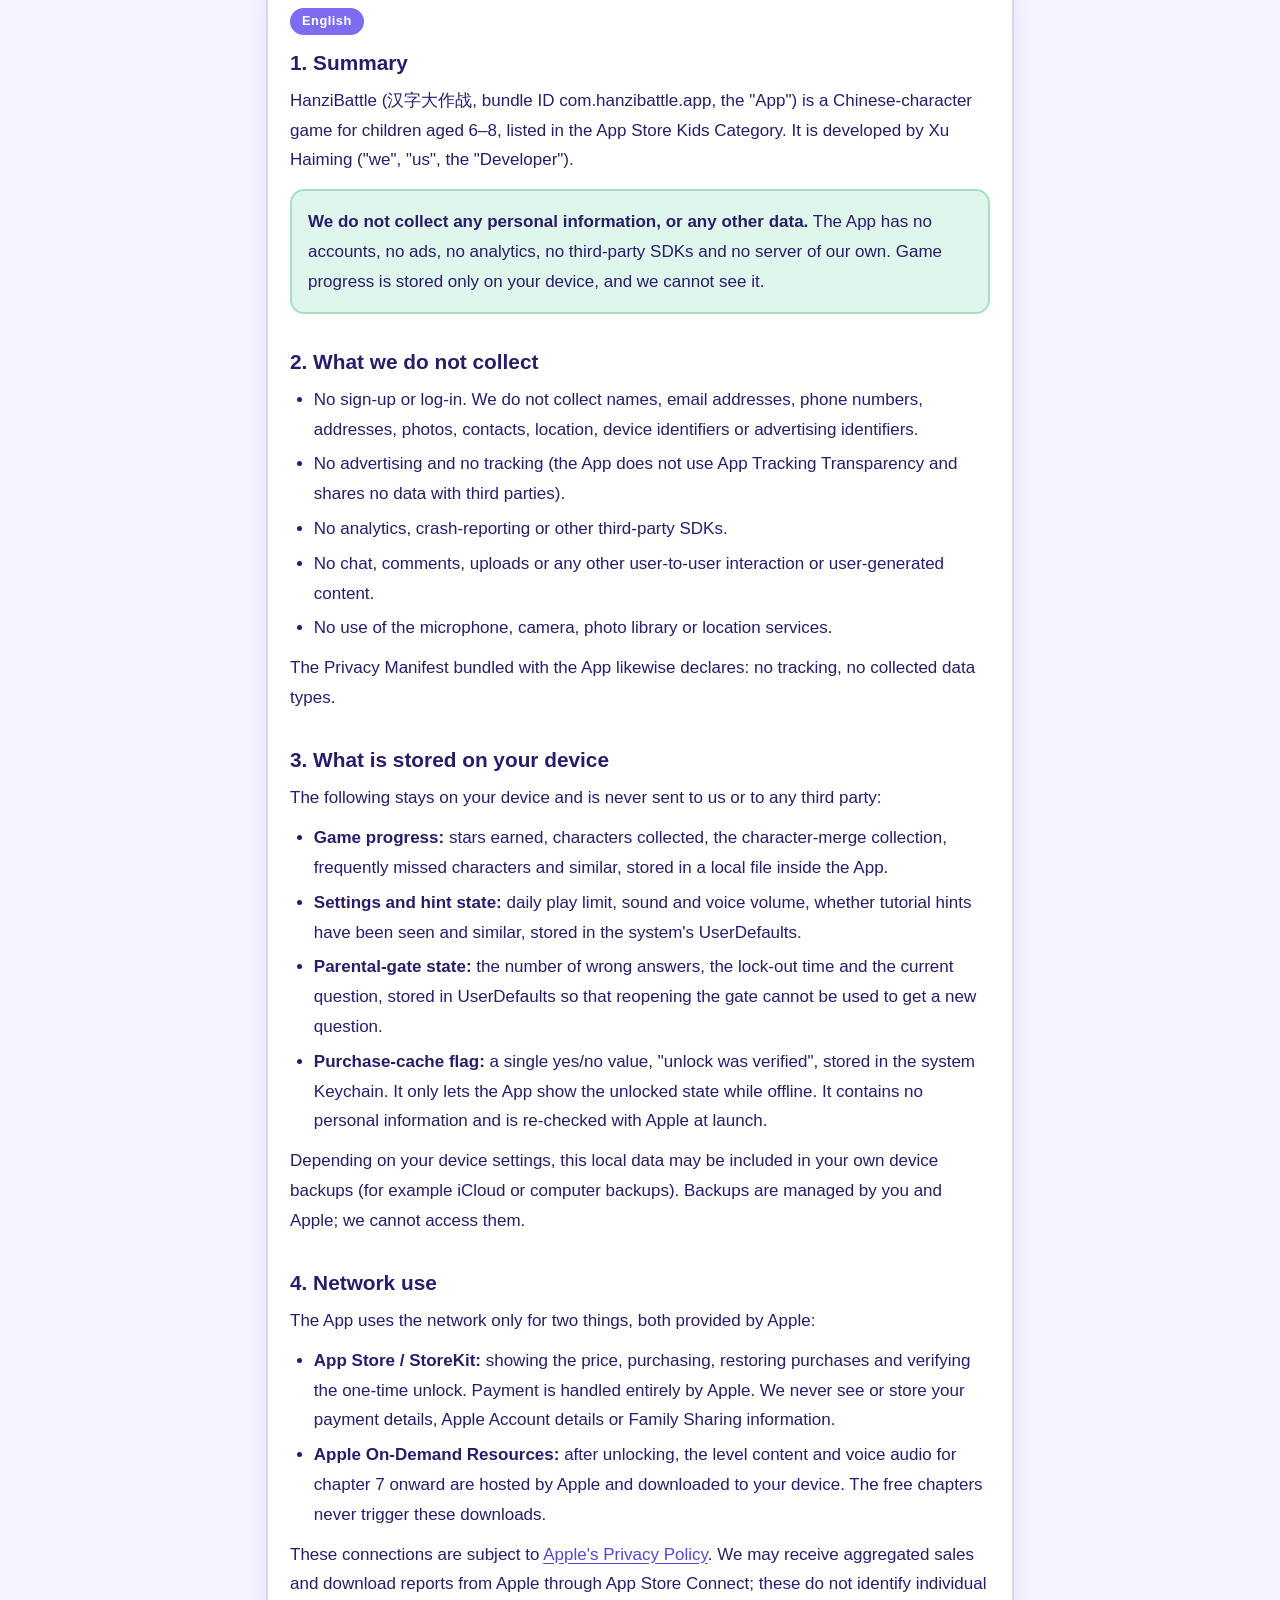
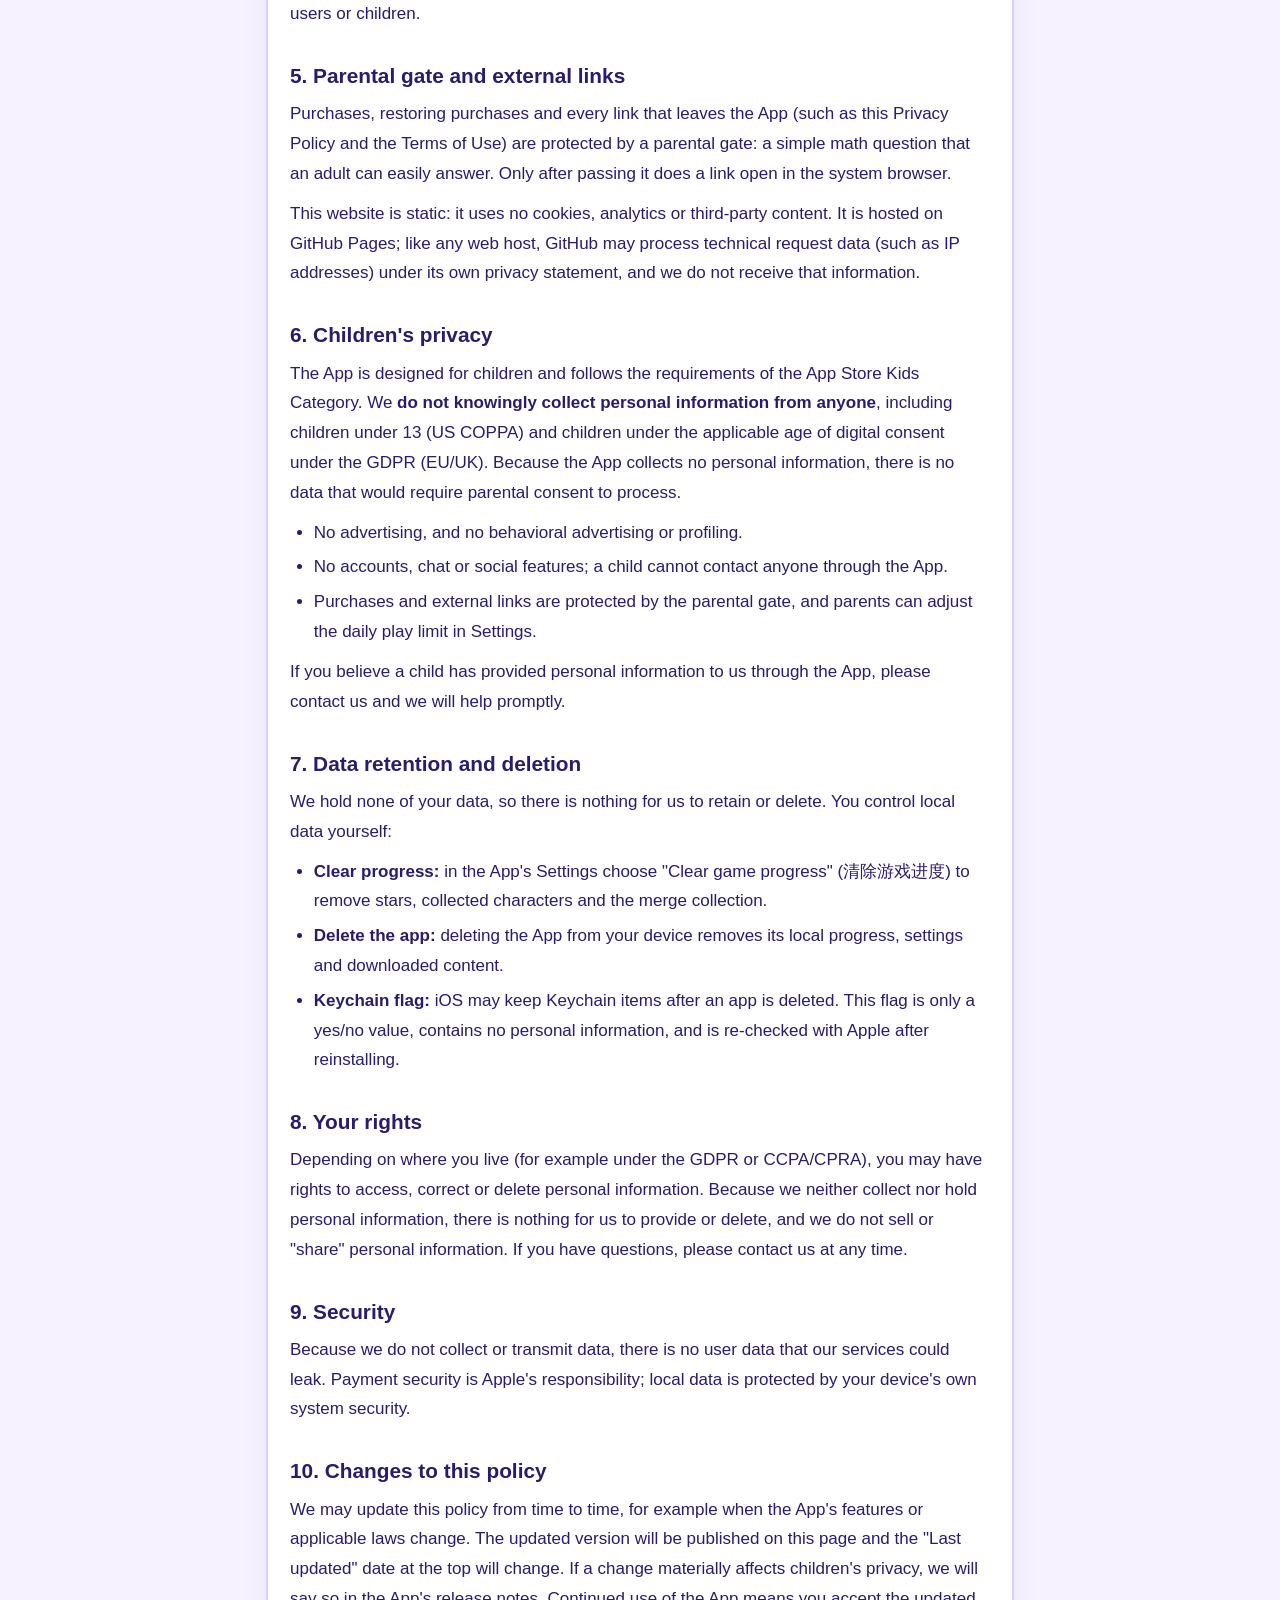
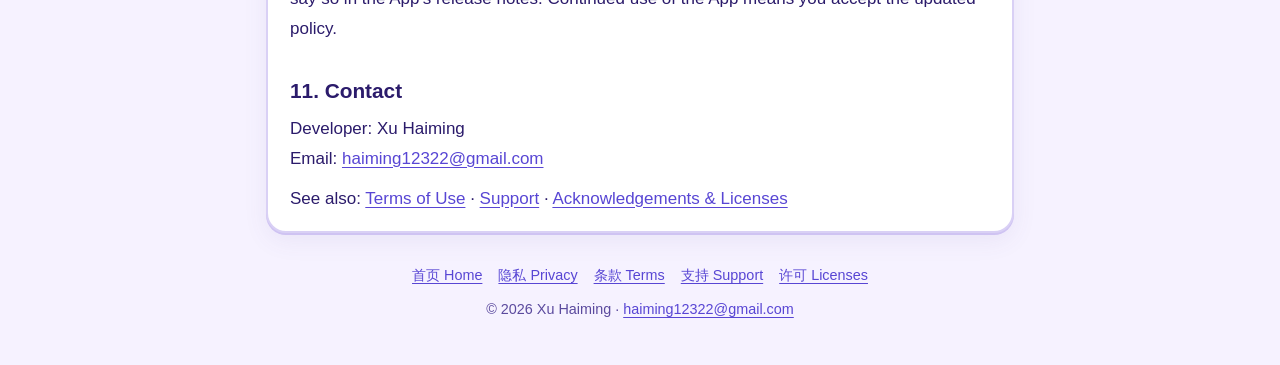
<file: privacy.html>
<!DOCTYPE html>
<html lang="zh-Hans">
<head>
<meta charset="utf-8">
<meta name="viewport" content="width=device-width, initial-scale=1">
<title>隐私政策 Privacy Policy · 汉字大作战 HanziBattle</title>
<meta name="description" content="汉字大作战（HanziBattle）隐私政策：我们不收集任何数据。 HanziBattle privacy policy: we do not collect any data.">
<link rel="icon" href="data:image/svg+xml,%3Csvg xmlns='http://www.w3.org/2000/svg' viewBox='0 0 64 64'%3E%3Crect width='64' height='64' rx='16' fill='%237c6cf0'/%3E%3Ctext x='32' y='46' font-size='38' text-anchor='middle' fill='white'%3E%E5%AD%97%3C/text%3E%3C/svg%3E">
<link rel="stylesheet" href="style.css">
</head>
<body>
<header class="site-header">
  <div class="wrap">
    <a class="brand" href="index.html"><span class="brand-mark" aria-hidden="true">字</span><span>汉字大作战 HanziBattle</span></a>
    <nav class="site-nav" aria-label="主导航 / Main navigation">
      <a href="index.html">首页 Home</a>
      <a href="privacy.html" aria-current="page">隐私 Privacy</a>
      <a href="terms.html">条款 Terms</a>
      <a href="support.html">支持 Support</a>
      <a href="licenses.html">许可 Licenses</a>
    </nav>
  </div>
</header>

<main class="wrap">
  <h1 class="page-title">隐私政策 · Privacy Policy</h1>
  <p class="page-sub">生效日期 Effective date：2026-10-31 · 最近更新 Last updated：2026-10-31</p>
  <div class="langbar" aria-label="语言 / Language">
    <a href="#zh" lang="zh-Hans">中文</a>
    <a href="#en" lang="en">English</a>
  </div>

  <!-- ===================== 中文 ===================== -->
  <section class="card" id="zh" lang="zh-Hans" aria-labelledby="zh-h">
    <span class="lang-label">中文</span>
    <h2 id="zh-h">1. 简要说明</h2>
    <p>「汉字大作战」（HanziBattle，Bundle ID：com.hanzibattle.app，以下称「本 App」）是一款面向 6–8 岁儿童的汉字游戏，在 App Store 的「儿童」（Kids）分类上架。本 App 由 Xu Haiming（以下称「我们」或「开发者」）开发。</p>
    <div class="highlight">
      <p><strong>我们不收集任何个人信息，也不收集任何其他数据。</strong>本 App 没有账号、没有广告、没有统计分析、没有第三方 SDK，也没有我们自己的服务器。游戏进度只保存在你的设备上，我们无法看到。</p>
    </div>

    <h2>2. 我们不收集的内容</h2>
    <ul>
      <li>不要求注册或登录，不收集姓名、邮箱、电话、地址、照片、通讯录、位置、设备标识符或广告标识符。</li>
      <li>不含任何广告，也不做任何追踪（不使用 App Tracking Transparency，不与任何第三方共享数据）。</li>
      <li>不含任何统计、崩溃上报或其他第三方 SDK。</li>
      <li>不提供聊天、评论、上传等用户之间互动或用户生成内容的功能。</li>
      <li>不使用麦克风、摄像头、相机胶卷或定位。</li>
    </ul>
    <p>本 App 随附的《隐私清单》（Privacy Manifest）也声明：不追踪、不收集数据类型。</p>

    <h2>3. 保存在你设备上的内容</h2>
    <p>以下内容只存放在你的设备上，不会发送给我们或任何第三方：</p>
    <ul>
      <li><strong>游戏进度：</strong>通关星星、已收集的字、合字图鉴、常错的字等，保存在 App 的本地文件中。</li>
      <li><strong>设置与提示状态：</strong>每天可玩时长、音效与语音音量、是否已看过教学提示等，保存在系统的 UserDefaults 中。</li>
      <li><strong>家长验证状态：</strong>答错次数、锁定时间与当前题目，保存在 UserDefaults 中，以免通过重复打开来换题。</li>
      <li><strong>购买缓存标记：</strong>一个「是否已验证过解锁」的是/否标记，保存在系统钥匙串（Keychain）中，仅用于让 App 在离线时显示已解锁状态。它不包含任何个人信息，启动时会与 Apple 重新核实。</li>
    </ul>
    <p>根据你设备的设置，这些本地数据可能包含在你自己的设备备份中（例如 iCloud 备份或电脑备份）。备份由你和 Apple 管理，我们无法访问。</p>

    <h2>4. 网络连接</h2>
    <p>本 App 联网只用于以下两件事，且都由 Apple 提供：</p>
    <ul>
      <li><strong>App Store / StoreKit：</strong>查看价格、购买、恢复购买和验证一次性解锁。付款全程由 Apple 处理，我们看不到也不会保存你的付款信息、Apple 账户信息或家庭成员信息。</li>
      <li><strong>Apple 按需资源（On-Demand Resources）：</strong>解锁后，第 7 章起的关卡内容与配音由 Apple 的服务器托管并下载到设备。免费章节不会发起这类下载。</li>
    </ul>
    <p>这些连接适用 <a href="https://www.apple.com/legal/privacy/" rel="noopener noreferrer">Apple 的隐私政策</a>。我们可能通过 App Store Connect 收到 Apple 提供的汇总销售与下载报告，这些报告不会识别具体的用户或儿童。</p>

    <h2>5. 家长验证与外部链接</h2>
    <p>购买、恢复购买以及所有会离开本 App 的链接（如本隐私政策与使用条款），都需要先通过家长验证：一道成年人能轻松回答的简单数学题。通过后链接才会在系统浏览器中打开。</p>
    <p>本网站为静态页面，不含 Cookie、统计或第三方内容。网站托管在 GitHub Pages 上，与任何网站托管方一样，GitHub 可能依其自身的隐私声明处理访问请求的技术信息（例如 IP 地址）；我们无法获得这些信息。</p>

    <h2>6. 儿童隐私</h2>
    <p>本 App 为儿童设计，并遵循 App Store「儿童」分类的要求。我们<strong>不会有意收集任何人的个人信息</strong>，包括 13 岁以下儿童（美国 COPPA）以及欧盟/英国等地适用 GDPR 儿童同意年龄以下的儿童。由于本 App 不收集个人信息，也就没有需要经过父母同意才能处理的数据。</p>
    <ul>
      <li>没有广告，也没有基于行为的广告或画像。</li>
      <li>没有账号、聊天或社交功能，孩子无法与他人联系。</li>
      <li>购买与外部链接由家长验证保护；每天可玩时长可由家长在设置页调整。</li>
    </ul>
    <p>如果你认为孩子通过本 App 向我们提供了个人信息，请联系我们，我们会尽快协助处理。</p>

    <h2>7. 数据保留与删除</h2>
    <p>我们不持有你的任何数据，因此没有需要我们保留或删除的内容。本地数据的保留与删除由你控制：</p>
    <ul>
      <li><strong>清除进度：</strong>在 App 的「设置」中选择「清除游戏进度」，会清除星星、已收集的字和合字图鉴。</li>
      <li><strong>删除 App：</strong>从设备上删除本 App，会移除其本地进度、设置以及已下载的内容。</li>
      <li><strong>钥匙串标记：</strong>iOS 可能在 App 被删除后仍保留钥匙串中的条目。该标记只是一个是/否值，不含个人信息，并会在重新安装后与 Apple 核实。</li>
    </ul>

    <h2>8. 你的权利</h2>
    <p>根据你所在地区的法律（如 GDPR、CCPA/CPRA），你可能享有访问、更正、删除个人信息等权利。由于我们不收集或持有个人信息，我们没有可提供或删除的内容；我们也不出售或「共享」个人信息。如有疑问，欢迎随时联系我们。</p>

    <h2>9. 安全</h2>
    <p>因为我们不收集或传输数据，没有可被我们的服务泄露的用户数据。付款安全由 Apple 负责；本地数据受设备自身的系统安全保护。</p>

    <h2>10. 政策变更</h2>
    <p>我们可能不时更新本政策，例如在 App 功能或相关法律发生变化时。更新后的版本会发布在本页面，并更新页首的「最近更新」日期。如果变更会实质性地影响儿童的隐私，我们会在 App 更新说明中提示。继续使用本 App 即表示接受更新后的政策。</p>

    <h2>11. 联系我们</h2>
    <p>开发者：Xu Haiming<br>邮箱：<a href="mailto:haiming12322@gmail.com">haiming12322@gmail.com</a></p>
    <p>另见：<a href="terms.html">使用条款</a> · <a href="support.html">支持</a> · <a href="licenses.html">致谢与第三方许可</a></p>
  </section>

  <!-- ===================== English ===================== -->
  <section class="card" id="en" lang="en" aria-labelledby="en-h">
    <span class="lang-label">English</span>
    <h2 id="en-h">1. Summary</h2>
    <p>HanziBattle (汉字大作战, bundle ID com.hanzibattle.app, the "App") is a Chinese-character game for children aged 6&ndash;8, listed in the App Store Kids Category. It is developed by Xu Haiming ("we", "us", the "Developer").</p>
    <div class="highlight">
      <p><strong>We do not collect any personal information, or any other data.</strong> The App has no accounts, no ads, no analytics, no third-party SDKs and no server of our own. Game progress is stored only on your device, and we cannot see it.</p>
    </div>

    <h2>2. What we do not collect</h2>
    <ul>
      <li>No sign-up or log-in. We do not collect names, email addresses, phone numbers, addresses, photos, contacts, location, device identifiers or advertising identifiers.</li>
      <li>No advertising and no tracking (the App does not use App Tracking Transparency and shares no data with third parties).</li>
      <li>No analytics, crash-reporting or other third-party SDKs.</li>
      <li>No chat, comments, uploads or any other user-to-user interaction or user-generated content.</li>
      <li>No use of the microphone, camera, photo library or location services.</li>
    </ul>
    <p>The Privacy Manifest bundled with the App likewise declares: no tracking, no collected data types.</p>

    <h2>3. What is stored on your device</h2>
    <p>The following stays on your device and is never sent to us or to any third party:</p>
    <ul>
      <li><strong>Game progress:</strong> stars earned, characters collected, the character-merge collection, frequently missed characters and similar, stored in a local file inside the App.</li>
      <li><strong>Settings and hint state:</strong> daily play limit, sound and voice volume, whether tutorial hints have been seen and similar, stored in the system's UserDefaults.</li>
      <li><strong>Parental-gate state:</strong> the number of wrong answers, the lock-out time and the current question, stored in UserDefaults so that reopening the gate cannot be used to get a new question.</li>
      <li><strong>Purchase-cache flag:</strong> a single yes/no value, "unlock was verified", stored in the system Keychain. It only lets the App show the unlocked state while offline. It contains no personal information and is re-checked with Apple at launch.</li>
    </ul>
    <p>Depending on your device settings, this local data may be included in your own device backups (for example iCloud or computer backups). Backups are managed by you and Apple; we cannot access them.</p>

    <h2>4. Network use</h2>
    <p>The App uses the network only for two things, both provided by Apple:</p>
    <ul>
      <li><strong>App Store / StoreKit:</strong> showing the price, purchasing, restoring purchases and verifying the one-time unlock. Payment is handled entirely by Apple. We never see or store your payment details, Apple Account details or Family Sharing information.</li>
      <li><strong>Apple On-Demand Resources:</strong> after unlocking, the level content and voice audio for chapter 7 onward are hosted by Apple and downloaded to your device. The free chapters never trigger these downloads.</li>
    </ul>
    <p>These connections are subject to <a href="https://www.apple.com/legal/privacy/" rel="noopener noreferrer">Apple's Privacy Policy</a>. We may receive aggregated sales and download reports from Apple through App Store Connect; these do not identify individual users or children.</p>

    <h2>5. Parental gate and external links</h2>
    <p>Purchases, restoring purchases and every link that leaves the App (such as this Privacy Policy and the Terms of Use) are protected by a parental gate: a simple math question that an adult can easily answer. Only after passing it does a link open in the system browser.</p>
    <p>This website is static: it uses no cookies, analytics or third-party content. It is hosted on GitHub Pages; like any web host, GitHub may process technical request data (such as IP addresses) under its own privacy statement, and we do not receive that information.</p>

    <h2>6. Children's privacy</h2>
    <p>The App is designed for children and follows the requirements of the App Store Kids Category. We <strong>do not knowingly collect personal information from anyone</strong>, including children under 13 (US COPPA) and children under the applicable age of digital consent under the GDPR (EU/UK). Because the App collects no personal information, there is no data that would require parental consent to process.</p>
    <ul>
      <li>No advertising, and no behavioral advertising or profiling.</li>
      <li>No accounts, chat or social features; a child cannot contact anyone through the App.</li>
      <li>Purchases and external links are protected by the parental gate, and parents can adjust the daily play limit in Settings.</li>
    </ul>
    <p>If you believe a child has provided personal information to us through the App, please contact us and we will help promptly.</p>

    <h2>7. Data retention and deletion</h2>
    <p>We hold none of your data, so there is nothing for us to retain or delete. You control local data yourself:</p>
    <ul>
      <li><strong>Clear progress:</strong> in the App's Settings choose "Clear game progress" (清除游戏进度) to remove stars, collected characters and the merge collection.</li>
      <li><strong>Delete the app:</strong> deleting the App from your device removes its local progress, settings and downloaded content.</li>
      <li><strong>Keychain flag:</strong> iOS may keep Keychain items after an app is deleted. This flag is only a yes/no value, contains no personal information, and is re-checked with Apple after reinstalling.</li>
    </ul>

    <h2>8. Your rights</h2>
    <p>Depending on where you live (for example under the GDPR or CCPA/CPRA), you may have rights to access, correct or delete personal information. Because we neither collect nor hold personal information, there is nothing for us to provide or delete, and we do not sell or "share" personal information. If you have questions, please contact us at any time.</p>

    <h2>9. Security</h2>
    <p>Because we do not collect or transmit data, there is no user data that our services could leak. Payment security is Apple's responsibility; local data is protected by your device's own system security.</p>

    <h2>10. Changes to this policy</h2>
    <p>We may update this policy from time to time, for example when the App's features or applicable laws change. The updated version will be published on this page and the "Last updated" date at the top will change. If a change materially affects children's privacy, we will say so in the App's release notes. Continued use of the App means you accept the updated policy.</p>

    <h2>11. Contact</h2>
    <p>Developer: Xu Haiming<br>Email: <a href="mailto:haiming12322@gmail.com">haiming12322@gmail.com</a></p>
    <p>See also: <a href="terms.html">Terms of Use</a> · <a href="support.html">Support</a> · <a href="licenses.html">Acknowledgements &amp; Licenses</a></p>
  </section>
</main>

<footer class="site-footer">
  <div class="wrap">
    <nav aria-label="页脚 / Footer">
      <a href="index.html">首页 Home</a>
      <a href="privacy.html">隐私 Privacy</a>
      <a href="terms.html">条款 Terms</a>
      <a href="support.html">支持 Support</a>
      <a href="licenses.html">许可 Licenses</a>
    </nav>
    <p>&copy; 2026 Xu Haiming · <a href="mailto:haiming12322@gmail.com">haiming12322@gmail.com</a></p>
  </div>
</footer>
</body>
</html>
</file>
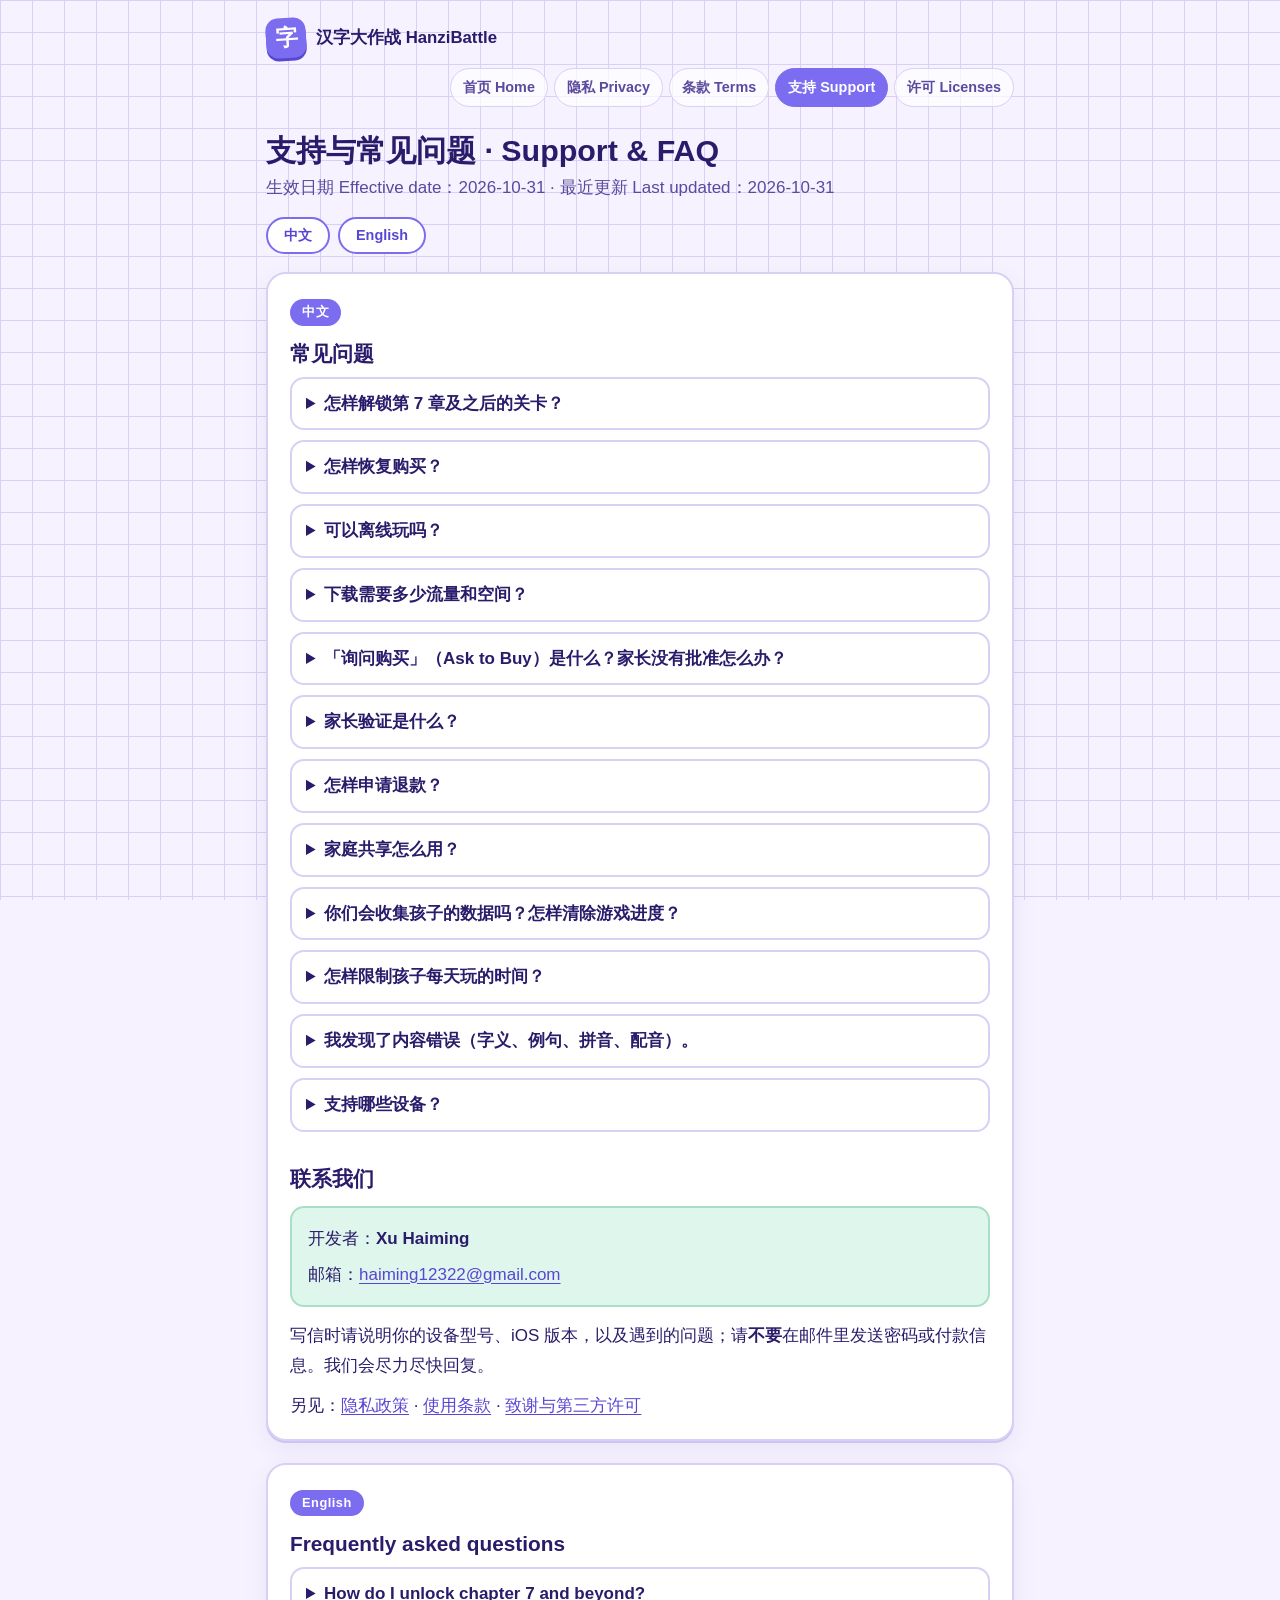
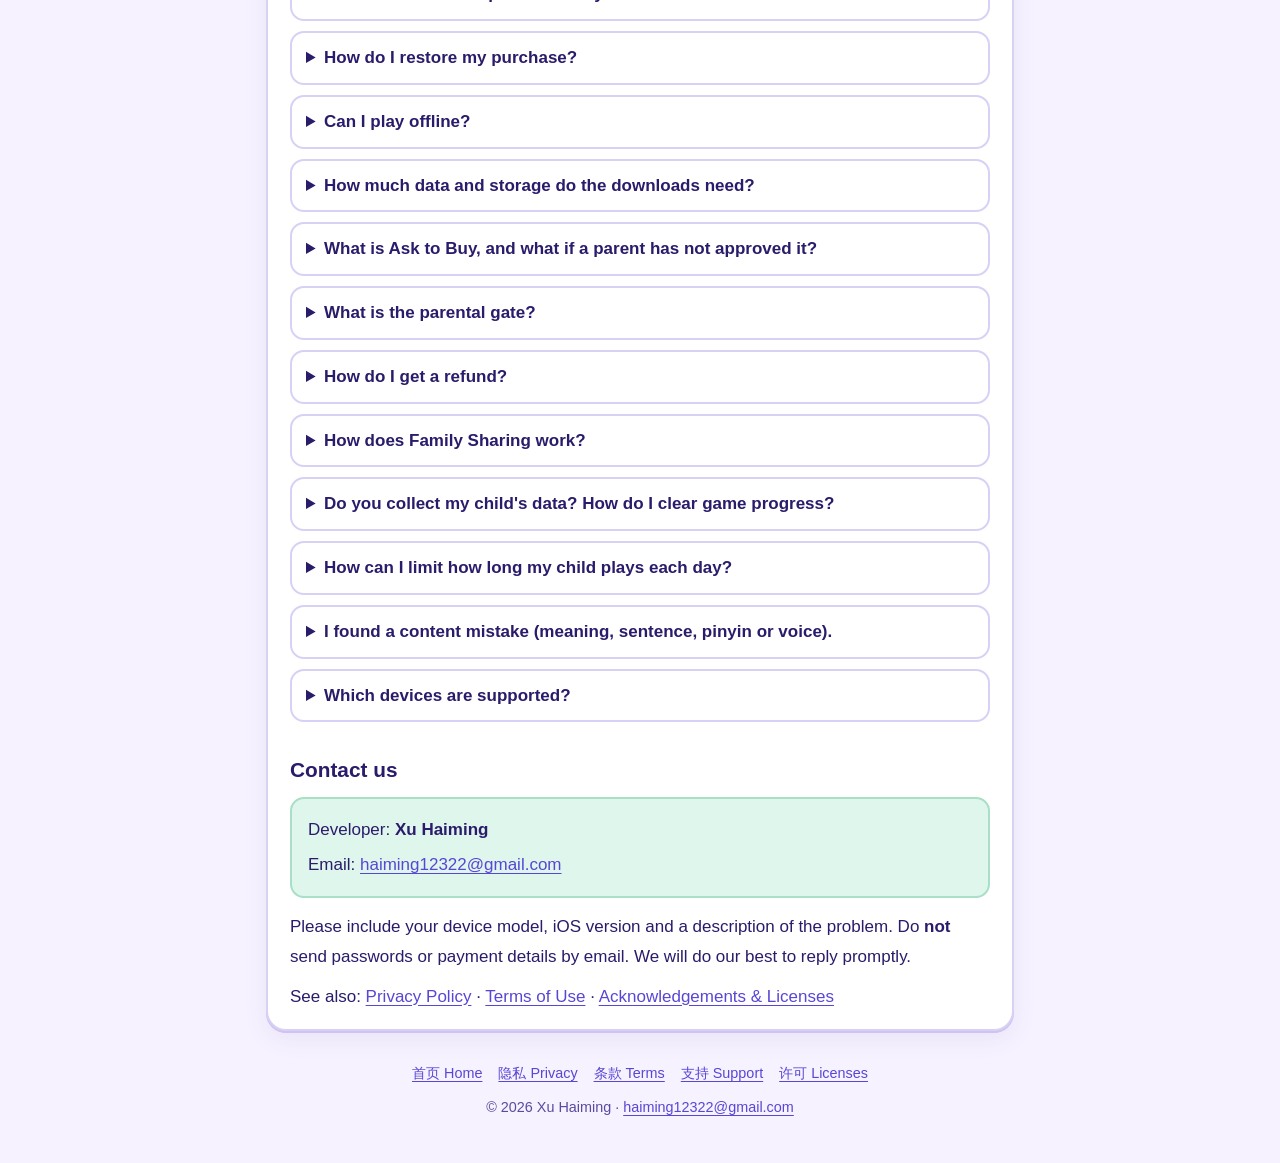
<file: support.html>
<!DOCTYPE html>
<html lang="zh-Hans">
<head>
<meta charset="utf-8">
<meta name="viewport" content="width=device-width, initial-scale=1">
<title>支持与常见问题 Support &amp; FAQ · 汉字大作战 HanziBattle</title>
<meta name="description" content="汉字大作战（HanziBattle）支持页：恢复购买、解锁、离线使用、联系方式。 HanziBattle support: restore purchases, unlocking, offline use and contact.">
<link rel="icon" href="data:image/svg+xml,%3Csvg xmlns='http://www.w3.org/2000/svg' viewBox='0 0 64 64'%3E%3Crect width='64' height='64' rx='16' fill='%237c6cf0'/%3E%3Ctext x='32' y='46' font-size='38' text-anchor='middle' fill='white'%3E%E5%AD%97%3C/text%3E%3C/svg%3E">
<link rel="stylesheet" href="style.css">
</head>
<body>
<header class="site-header">
  <div class="wrap">
    <a class="brand" href="index.html"><span class="brand-mark" aria-hidden="true">字</span><span>汉字大作战 HanziBattle</span></a>
    <nav class="site-nav" aria-label="主导航 / Main navigation">
      <a href="index.html">首页 Home</a>
      <a href="privacy.html">隐私 Privacy</a>
      <a href="terms.html">条款 Terms</a>
      <a href="support.html" aria-current="page">支持 Support</a>
      <a href="licenses.html">许可 Licenses</a>
    </nav>
  </div>
</header>

<main class="wrap">
  <h1 class="page-title">支持与常见问题 · Support &amp; FAQ</h1>
  <p class="page-sub">生效日期 Effective date：2026-10-31 · 最近更新 Last updated：2026-10-31</p>
  <div class="langbar" aria-label="语言 / Language">
    <a href="#zh" lang="zh-Hans">中文</a>
    <a href="#en" lang="en">English</a>
  </div>

  <!-- ===================== 中文 ===================== -->
  <section class="card" id="zh" lang="zh-Hans" aria-labelledby="zh-h">
    <span class="lang-label">中文</span>
    <h2 id="zh-h">常见问题</h2>

    <details>
      <summary>怎样解锁第 7 章及之后的关卡？</summary>
      <p>第 1–6 章永久免费。点击被锁住的第 7 章（或之后章节）的关卡，会出现解锁页面；点击「解锁全部关卡」按钮，通过家长验证后，按 App Store 的提示完成一次性购买即可。价格由 App Store 在购买前显示。购买一次，不是订阅，不会自动续费。</p>
    </details>

    <details>
      <summary>怎样恢复购买？</summary>
      <ol>
        <li>确认设备登录的是当初购买时使用的 Apple 账户（或同一家庭共享组）。</li>
        <li>在解锁页面或「设置」页点击「恢复购买」（已解锁时设置页不显示此项）。</li>
        <li>通过家长验证后，App 会向 App Store 核实并重新解锁，并重新下载付费章节。</li>
      </ol>
      <p>如果仍无法恢复，请先检查网络和 Apple 账户，再通过下方邮箱联系我们。</p>
    </details>

    <details>
      <summary>可以离线玩吗？</summary>
      <p>可以。第 1–6 章随 App 一起安装，无需联网。解锁后，付费章节需要先联网下载一次；下载完成的章节可以离线玩。联网只用于 App Store 的购买/验证和 Apple 的内容下载。</p>
    </details>

    <details>
      <summary>下载需要多少流量和空间？</summary>
      <p>解锁后需要下载的付费章节内容总计约 400 MB（由 Apple 托管，分为 6 个内容包），建议使用 Wi-Fi，并确保设备有足够的可用空间。下载失败时可重试；如果设备空间不足，系统可能清理未使用的内容，之后联网时 App 会重新下载。</p>
    </details>

    <details>
      <summary>「询问购买」（Ask to Buy）是什么？家长没有批准怎么办？</summary>
      <p>如果孩子的 Apple 账户开启了「询问购买」，购买请求会发送给家庭组织者，需要家长批准。批准后 App 会自动解锁。如果没有收到批准通知或请求被拒绝，可以在解锁页面选择重新请求。</p>
    </details>

    <details>
      <summary>家长验证是什么？</summary>
      <p>购买、恢复购买以及所有打开外部链接（如隐私政策和使用条款）的操作，都需要先通过家长验证，它是一道成年人能轻松回答的简单数学题。答错多次会暂时锁定一小段时间。</p>
    </details>

    <details>
      <summary>怎样申请退款？</summary>
      <p>所有付款与退款均由 Apple 处理，我们无法直接退款。请访问 <a href="https://reportaproblem.apple.com" rel="noopener noreferrer">reportaproblem.apple.com</a>，登录后选择该购买项目并提交申请。如果购买被退款或撤销，付费章节会重新锁定。</p>
    </details>

    <details>
      <summary>家庭共享怎么用？</summary>
      <p>这个解锁项目已开启家庭共享。家庭组里的成员在各自设备上，可使用同一个 Apple 家庭组，通过「恢复购买」获得解锁。具体规则以 Apple 为准。</p>
    </details>

    <details>
      <summary>你们会收集孩子的数据吗？怎样清除游戏进度？</summary>
      <p>不会。本 App 没有账号、广告、统计或第三方 SDK，进度只保存在设备上。详见<a href="privacy.html">隐私政策</a>。要清除进度，可在 App 的「设置」中选择「清除游戏进度」，或直接删除 App（会清除本地进度、设置和已下载内容）。</p>
    </details>

    <details>
      <summary>怎样限制孩子每天玩的时间？</summary>
      <p>在 App 的「设置」中可以选择每天可玩的时长（10、15、20、30 分钟或不限）。用完后会出现一个温和的结束页，当天不能再玩。</p>
    </details>

    <details>
      <summary>我发现了内容错误（字义、例句、拼音、配音）。</summary>
      <p>本 App 的部分内容由 AI 辅助生成，并正在由母语人士审核，所以我们非常感谢你的反馈。请把字和关卡位置，以及你认为正确的内容，发送到下方邮箱。</p>
    </details>

    <details>
      <summary>支持哪些设备？</summary>
      <p>支持 iPhone 和 iPad，系统需 iOS 17 或更高版本。</p>
    </details>

    <h2>联系我们</h2>
    <div class="highlight">
      <p>开发者：<strong>Xu Haiming</strong></p>
      <p>邮箱：<a href="mailto:haiming12322@gmail.com">haiming12322@gmail.com</a></p>
    </div>
    <p>写信时请说明你的设备型号、iOS 版本，以及遇到的问题；请<strong>不要</strong>在邮件里发送密码或付款信息。我们会尽力尽快回复。</p>
    <p>另见：<a href="privacy.html">隐私政策</a> · <a href="terms.html">使用条款</a> · <a href="licenses.html">致谢与第三方许可</a></p>
  </section>

  <!-- ===================== English ===================== -->
  <section class="card" id="en" lang="en" aria-labelledby="en-h">
    <span class="lang-label">English</span>
    <h2 id="en-h">Frequently asked questions</h2>

    <details>
      <summary>How do I unlock chapter 7 and beyond?</summary>
      <p>Chapters 1&ndash;6 are free forever. Tap a level in the locked chapter 7 (or later) to open the unlock screen, tap the unlock button ("解锁全部关卡", unlock all levels), pass the parental gate, and complete the one-time purchase in the App Store sheet. The App Store shows the price before you buy. It is a single purchase, not a subscription, and never renews.</p>
    </details>

    <details>
      <summary>How do I restore my purchase?</summary>
      <ol>
        <li>Make sure the device is signed in with the Apple Account used for the purchase (or is in the same Family Sharing group).</li>
        <li>Tap "Restore Purchases" on the unlock screen or in Settings (Settings hides this row once unlocked).</li>
        <li>After the parental gate, the App checks with the App Store, unlocks again and re-downloads the paid chapters.</li>
      </ol>
      <p>If it still does not work, check your connection and Apple Account first, then email us using the address below.</p>
    </details>

    <details>
      <summary>Can I play offline?</summary>
      <p>Yes. Chapters 1&ndash;6 are installed with the App and need no connection. After unlocking, the paid chapters must be downloaded once while online; downloaded chapters can then be played offline. The network is used only for App Store purchases and verification and for Apple's content downloads.</p>
    </details>

    <details>
      <summary>How much data and storage do the downloads need?</summary>
      <p>After unlocking, the paid chapters' content is about 400 MB in total (hosted by Apple, in 6 content packs). Wi-Fi is recommended, and the device needs enough free space. If a download fails you can retry. If the device runs low on storage, the system may remove unused content, and the App will download it again when you are online.</p>
    </details>

    <details>
      <summary>What is Ask to Buy, and what if a parent has not approved it?</summary>
      <p>If a child's Apple Account uses Ask to Buy, the purchase request goes to the family organizer for approval. After approval the App unlocks automatically. If you never receive an approval, or it was declined, you can ask again from the unlock screen.</p>
    </details>

    <details>
      <summary>What is the parental gate?</summary>
      <p>Purchases, restoring purchases and every action that opens an external link (such as the Privacy Policy and Terms of Use) first require passing the parental gate: a simple math question an adult can easily answer. After several wrong answers it locks for a short while.</p>
    </details>

    <details>
      <summary>How do I get a refund?</summary>
      <p>All payments and refunds are handled by Apple; we cannot refund directly. Visit <a href="https://reportaproblem.apple.com" rel="noopener noreferrer">reportaproblem.apple.com</a>, sign in, select the purchase and submit your request. If a purchase is refunded or revoked, the paid chapters lock again.</p>
    </details>

    <details>
      <summary>How does Family Sharing work?</summary>
      <p>The unlock purchase has Family Sharing enabled. Members of the same Apple Family Sharing group can get the unlock on their own devices with "Restore Purchases". Apple's rules govern the details.</p>
    </details>

    <details>
      <summary>Do you collect my child's data? How do I clear game progress?</summary>
      <p>No. The App has no accounts, ads, analytics or third-party SDKs, and progress stays on the device. See the <a href="privacy.html">Privacy Policy</a>. To clear progress, choose "Clear game progress" (清除游戏进度) in the App's Settings, or delete the App (which removes local progress, settings and downloaded content).</p>
    </details>

    <details>
      <summary>How can I limit how long my child plays each day?</summary>
      <p>In the App's Settings you can choose a daily play time (10, 15, 20 or 30 minutes, or no limit). When the time is used up, a gentle end screen appears and play stops for the day.</p>
    </details>

    <details>
      <summary>I found a content mistake (meaning, sentence, pinyin or voice).</summary>
      <p>Parts of the App's content are AI-assisted and are under review by native speakers, so we are grateful for your feedback. Please email the character, the level and what you believe is correct to the address below.</p>
    </details>

    <details>
      <summary>Which devices are supported?</summary>
      <p>iPhone and iPad running iOS 17 or later.</p>
    </details>

    <h2>Contact us</h2>
    <div class="highlight">
      <p>Developer: <strong>Xu Haiming</strong></p>
      <p>Email: <a href="mailto:haiming12322@gmail.com">haiming12322@gmail.com</a></p>
    </div>
    <p>Please include your device model, iOS version and a description of the problem. Do <strong>not</strong> send passwords or payment details by email. We will do our best to reply promptly.</p>
    <p>See also: <a href="privacy.html">Privacy Policy</a> · <a href="terms.html">Terms of Use</a> · <a href="licenses.html">Acknowledgements &amp; Licenses</a></p>
  </section>
</main>

<footer class="site-footer">
  <div class="wrap">
    <nav aria-label="页脚 / Footer">
      <a href="index.html">首页 Home</a>
      <a href="privacy.html">隐私 Privacy</a>
      <a href="terms.html">条款 Terms</a>
      <a href="support.html">支持 Support</a>
      <a href="licenses.html">许可 Licenses</a>
    </nav>
    <p>&copy; 2026 Xu Haiming · <a href="mailto:haiming12322@gmail.com">haiming12322@gmail.com</a></p>
  </div>
</footer>
</body>
</html>
</file>
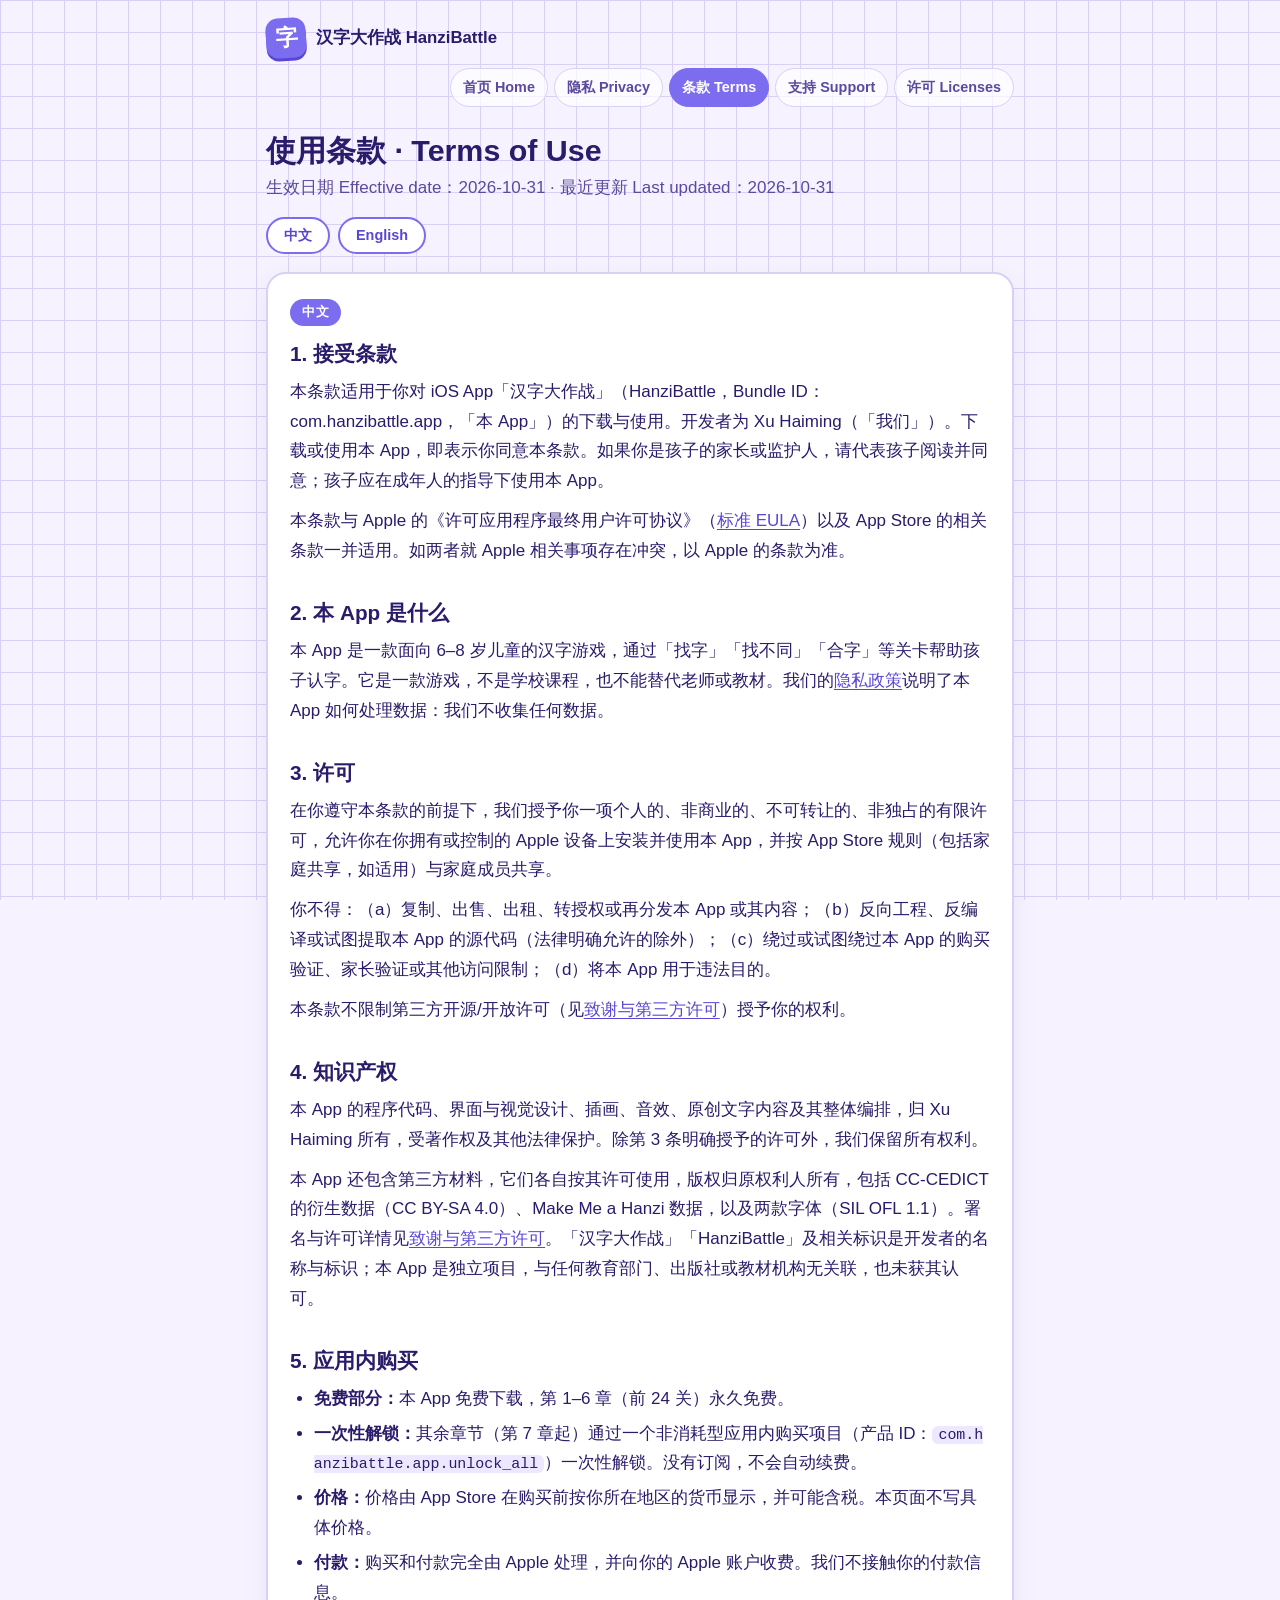
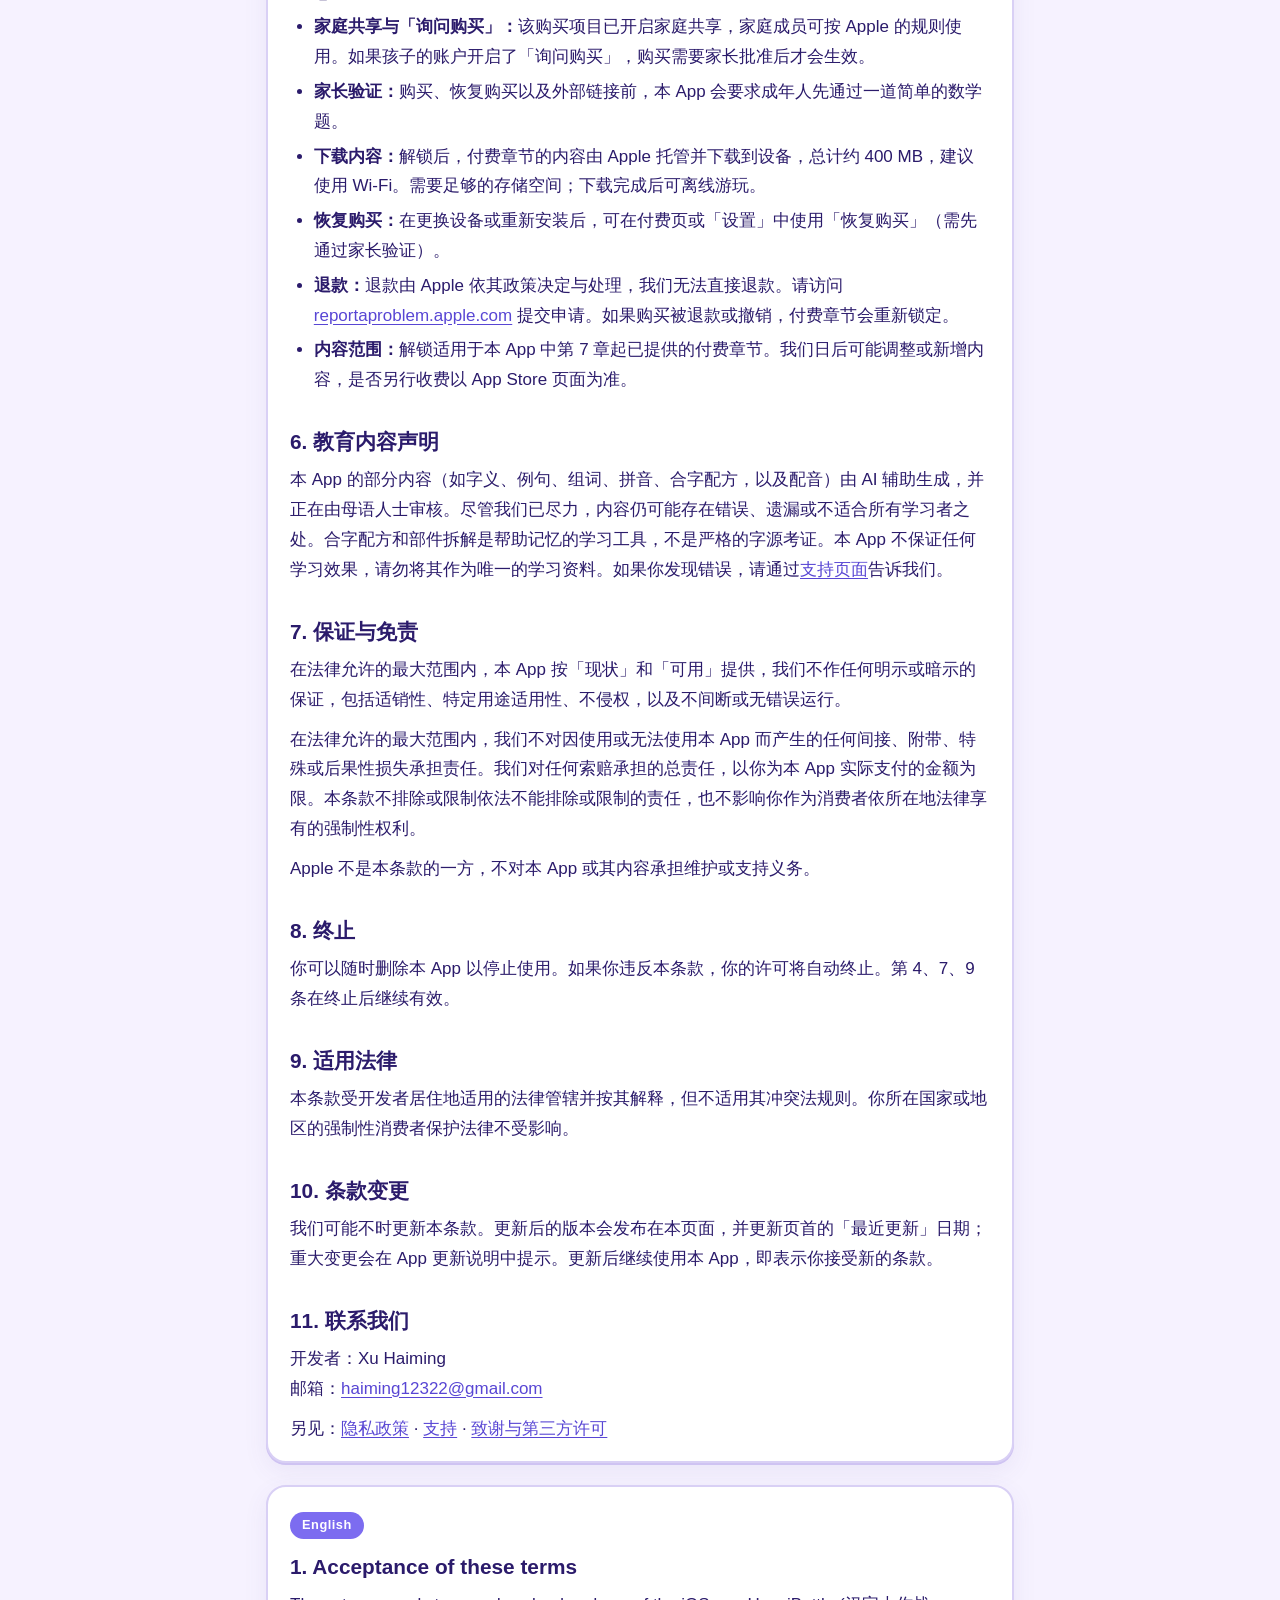
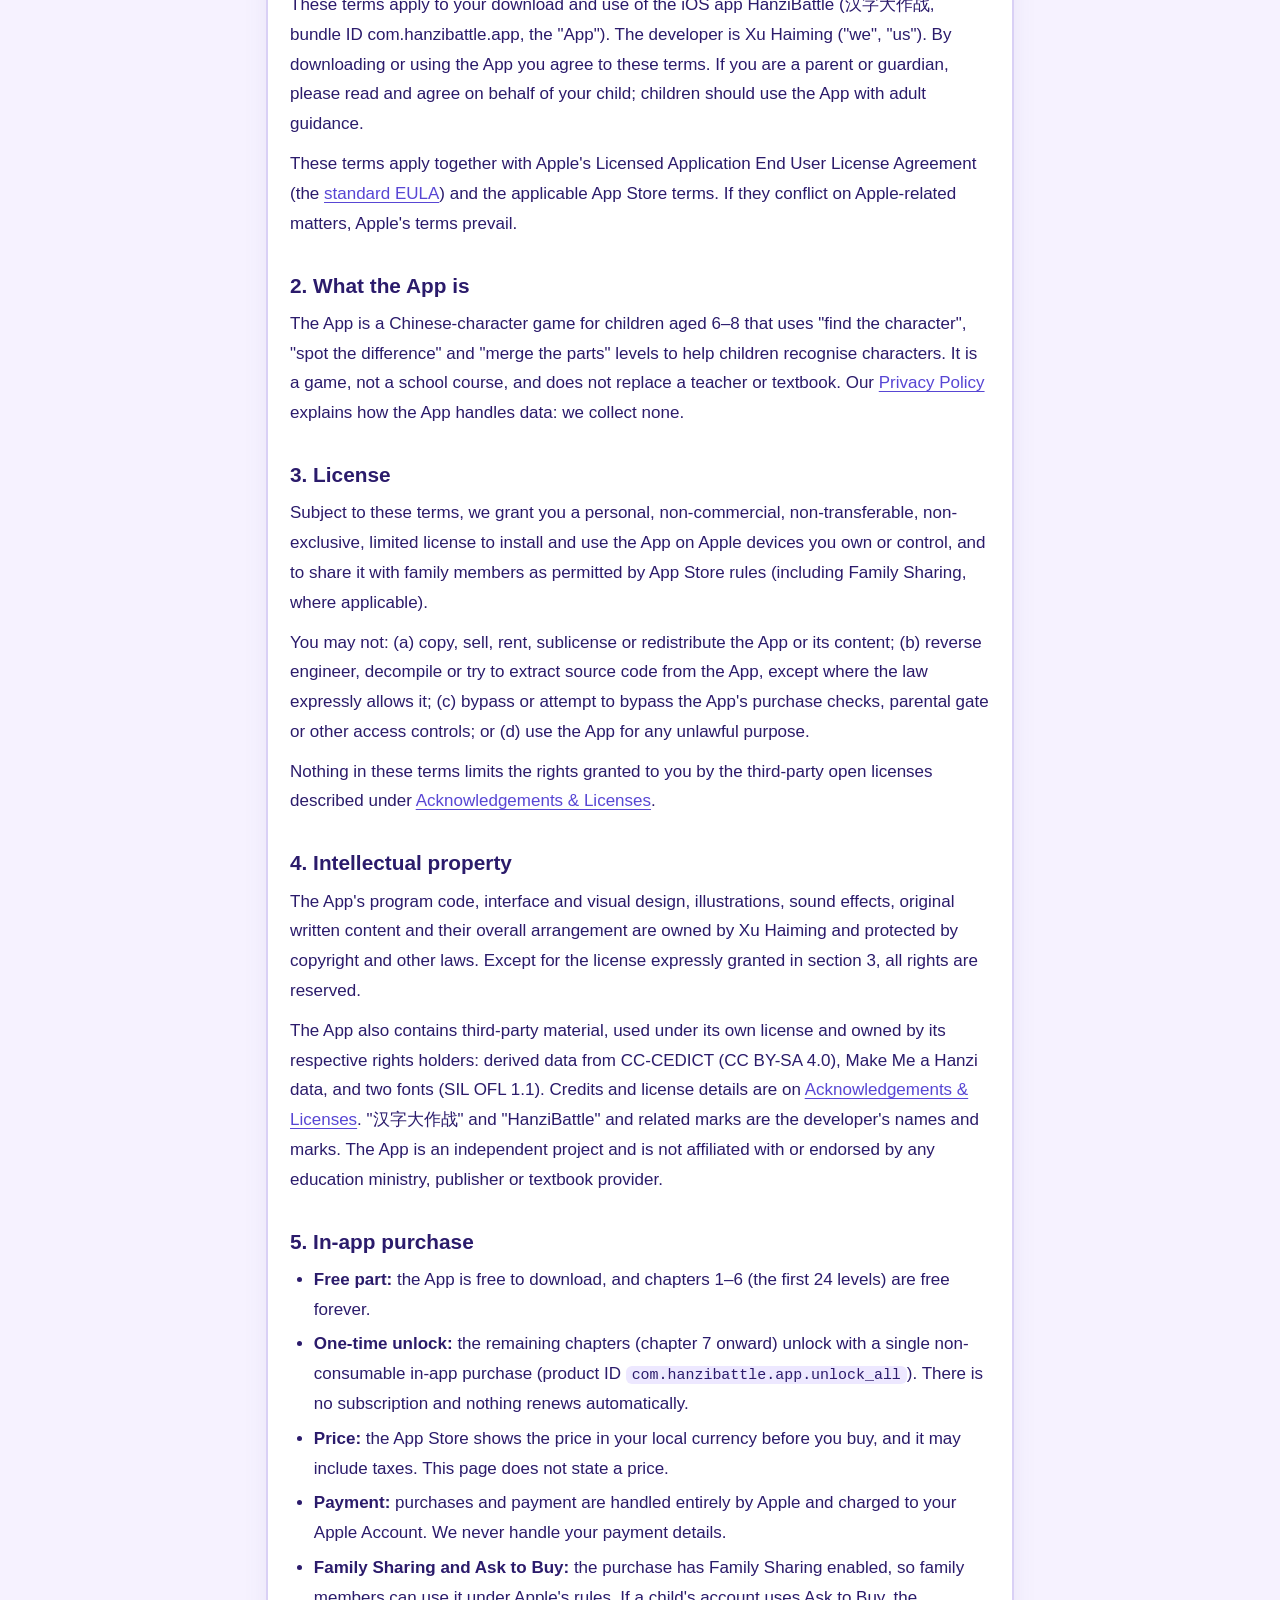
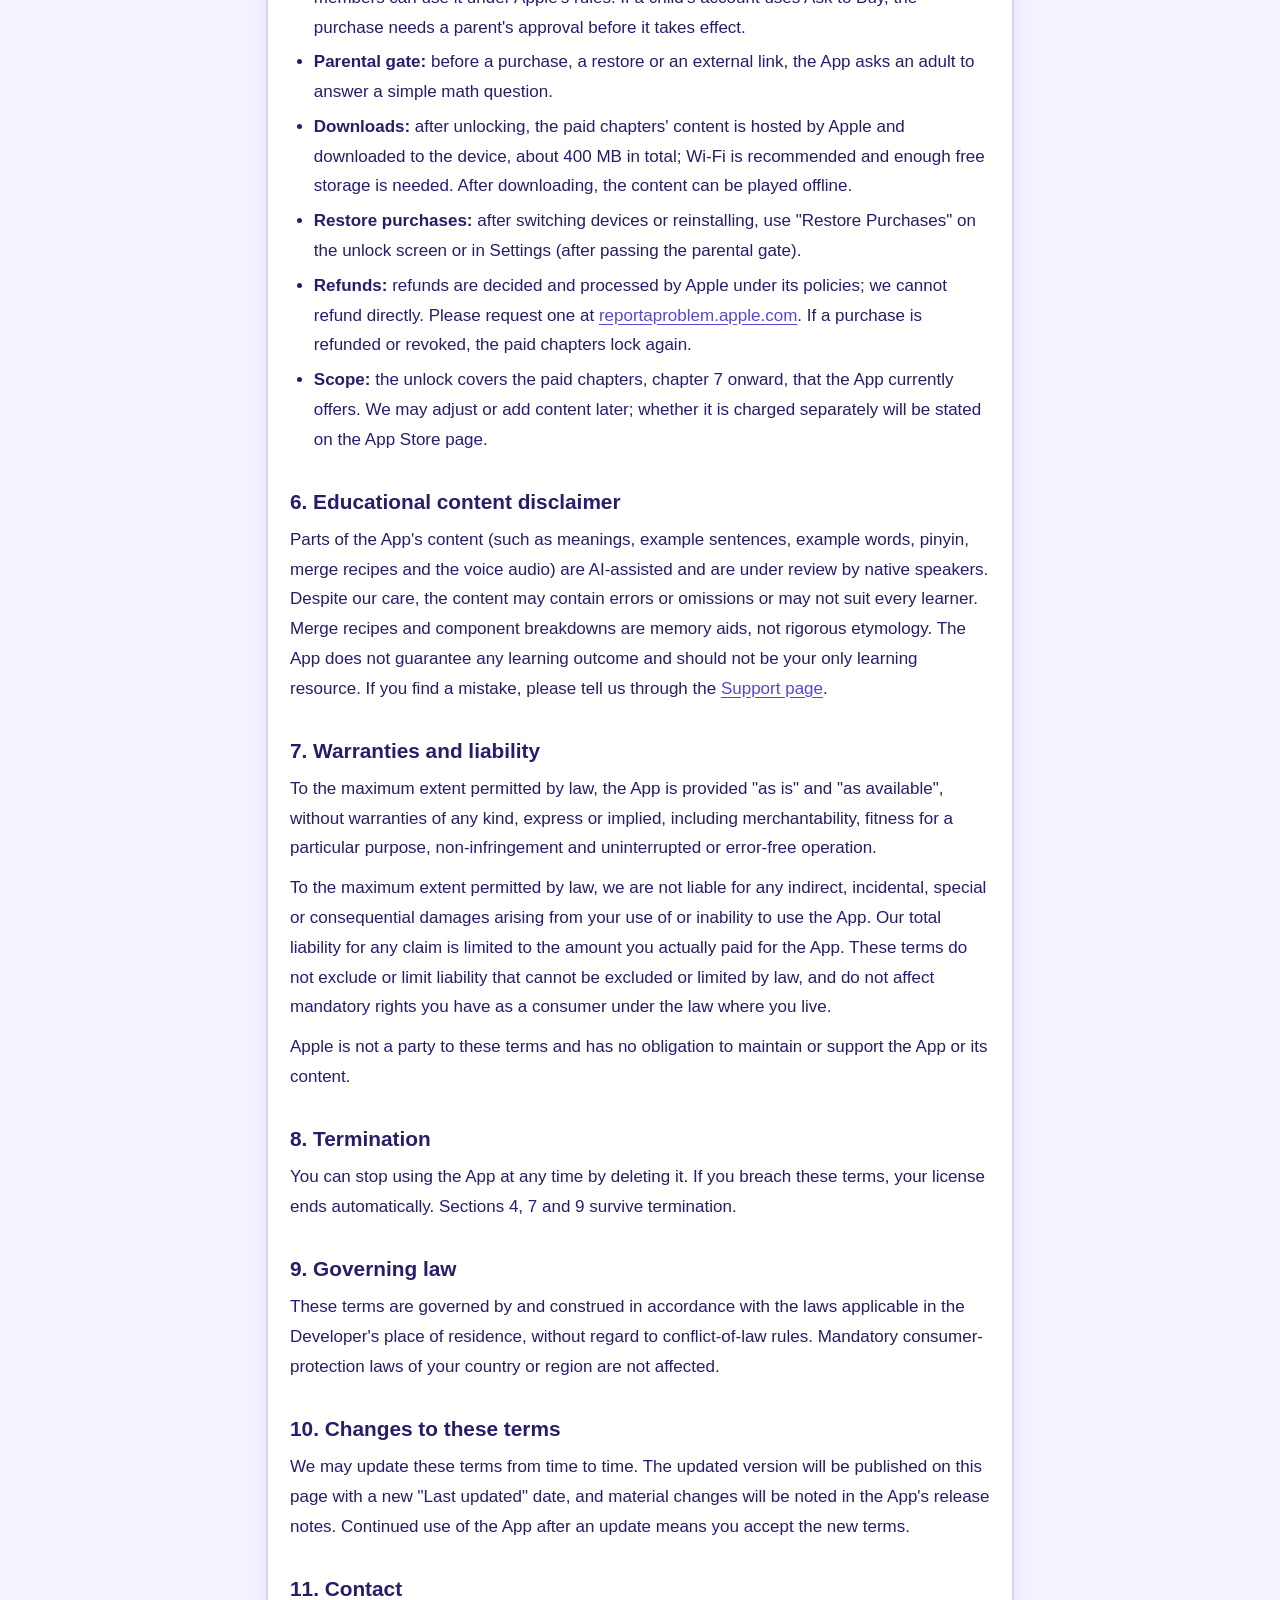
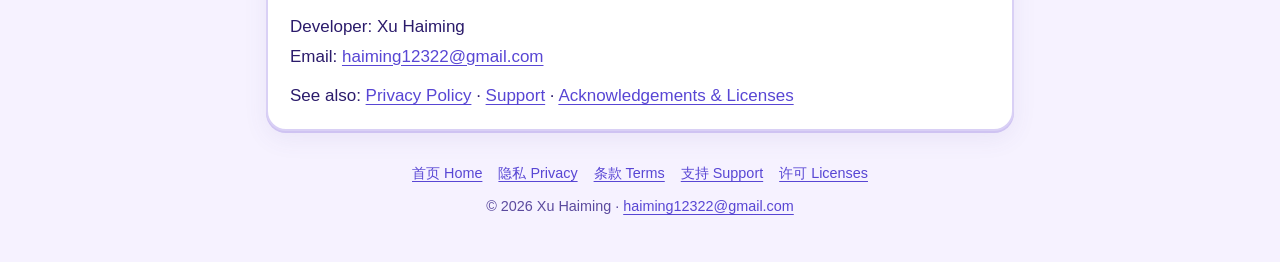
<file: terms.html>
<!DOCTYPE html>
<html lang="zh-Hans">
<head>
<meta charset="utf-8">
<meta name="viewport" content="width=device-width, initial-scale=1">
<title>使用条款 Terms of Use · 汉字大作战 HanziBattle</title>
<meta name="description" content="汉字大作战（HanziBattle）使用条款：许可、内购、免责声明。 HanziBattle terms of use: license, in-app purchase and disclaimers.">
<link rel="icon" href="data:image/svg+xml,%3Csvg xmlns='http://www.w3.org/2000/svg' viewBox='0 0 64 64'%3E%3Crect width='64' height='64' rx='16' fill='%237c6cf0'/%3E%3Ctext x='32' y='46' font-size='38' text-anchor='middle' fill='white'%3E%E5%AD%97%3C/text%3E%3C/svg%3E">
<link rel="stylesheet" href="style.css">
</head>
<body>
<header class="site-header">
  <div class="wrap">
    <a class="brand" href="index.html"><span class="brand-mark" aria-hidden="true">字</span><span>汉字大作战 HanziBattle</span></a>
    <nav class="site-nav" aria-label="主导航 / Main navigation">
      <a href="index.html">首页 Home</a>
      <a href="privacy.html">隐私 Privacy</a>
      <a href="terms.html" aria-current="page">条款 Terms</a>
      <a href="support.html">支持 Support</a>
      <a href="licenses.html">许可 Licenses</a>
    </nav>
  </div>
</header>

<main class="wrap">
  <h1 class="page-title">使用条款 · Terms of Use</h1>
  <p class="page-sub">生效日期 Effective date：2026-10-31 · 最近更新 Last updated：2026-10-31</p>
  <div class="langbar" aria-label="语言 / Language">
    <a href="#zh" lang="zh-Hans">中文</a>
    <a href="#en" lang="en">English</a>
  </div>

  <!-- ===================== 中文 ===================== -->
  <section class="card" id="zh" lang="zh-Hans" aria-labelledby="zh-h">
    <span class="lang-label">中文</span>
    <h2 id="zh-h">1. 接受条款</h2>
    <p>本条款适用于你对 iOS App「汉字大作战」（HanziBattle，Bundle ID：com.hanzibattle.app，「本 App」）的下载与使用。开发者为 Xu Haiming（「我们」）。下载或使用本 App，即表示你同意本条款。如果你是孩子的家长或监护人，请代表孩子阅读并同意；孩子应在成年人的指导下使用本 App。</p>
    <p>本条款与 Apple 的《许可应用程序最终用户许可协议》（<a href="https://www.apple.com/legal/internet-services/itunes/dev/stdeula/" rel="noopener noreferrer">标准 EULA</a>）以及 App Store 的相关条款一并适用。如两者就 Apple 相关事项存在冲突，以 Apple 的条款为准。</p>

    <h2>2. 本 App 是什么</h2>
    <p>本 App 是一款面向 6–8 岁儿童的汉字游戏，通过「找字」「找不同」「合字」等关卡帮助孩子认字。它是一款游戏，不是学校课程，也不能替代老师或教材。我们的<a href="privacy.html">隐私政策</a>说明了本 App 如何处理数据：我们不收集任何数据。</p>

    <h2>3. 许可</h2>
    <p>在你遵守本条款的前提下，我们授予你一项个人的、非商业的、不可转让的、非独占的有限许可，允许你在你拥有或控制的 Apple 设备上安装并使用本 App，并按 App Store 规则（包括家庭共享，如适用）与家庭成员共享。</p>
    <p>你不得：（a）复制、出售、出租、转授权或再分发本 App 或其内容；（b）反向工程、反编译或试图提取本 App 的源代码（法律明确允许的除外）；（c）绕过或试图绕过本 App 的购买验证、家长验证或其他访问限制；（d）将本 App 用于违法目的。</p>
    <p>本条款不限制第三方开源/开放许可（见<a href="licenses.html">致谢与第三方许可</a>）授予你的权利。</p>

    <h2>4. 知识产权</h2>
    <p>本 App 的程序代码、界面与视觉设计、插画、音效、原创文字内容及其整体编排，归 Xu Haiming 所有，受著作权及其他法律保护。除第 3 条明确授予的许可外，我们保留所有权利。</p>
    <p>本 App 还包含第三方材料，它们各自按其许可使用，版权归原权利人所有，包括 CC-CEDICT 的衍生数据（CC BY-SA 4.0）、Make Me a Hanzi 数据，以及两款字体（SIL OFL 1.1）。署名与许可详情见<a href="licenses.html">致谢与第三方许可</a>。「汉字大作战」「HanziBattle」及相关标识是开发者的名称与标识；本 App 是独立项目，与任何教育部门、出版社或教材机构无关联，也未获其认可。</p>

    <h2>5. 应用内购买</h2>
    <ul>
      <li><strong>免费部分：</strong>本 App 免费下载，第 1–6 章（前 24 关）永久免费。</li>
      <li><strong>一次性解锁：</strong>其余章节（第 7 章起）通过一个非消耗型应用内购买项目（产品 ID：<code>com.hanzibattle.app.unlock_all</code>）一次性解锁。没有订阅，不会自动续费。</li>
      <li><strong>价格：</strong>价格由 App Store 在购买前按你所在地区的货币显示，并可能含税。本页面不写具体价格。</li>
      <li><strong>付款：</strong>购买和付款完全由 Apple 处理，并向你的 Apple 账户收费。我们不接触你的付款信息。</li>
      <li><strong>家庭共享与「询问购买」：</strong>该购买项目已开启家庭共享，家庭成员可按 Apple 的规则使用。如果孩子的账户开启了「询问购买」，购买需要家长批准后才会生效。</li>
      <li><strong>家长验证：</strong>购买、恢复购买以及外部链接前，本 App 会要求成年人先通过一道简单的数学题。</li>
      <li><strong>下载内容：</strong>解锁后，付费章节的内容由 Apple 托管并下载到设备，总计约 400 MB，建议使用 Wi-Fi。需要足够的存储空间；下载完成后可离线游玩。</li>
      <li><strong>恢复购买：</strong>在更换设备或重新安装后，可在付费页或「设置」中使用「恢复购买」（需先通过家长验证）。</li>
      <li><strong>退款：</strong>退款由 Apple 依其政策决定与处理，我们无法直接退款。请访问 <a href="https://reportaproblem.apple.com" rel="noopener noreferrer">reportaproblem.apple.com</a> 提交申请。如果购买被退款或撤销，付费章节会重新锁定。</li>
      <li><strong>内容范围：</strong>解锁适用于本 App 中第 7 章起已提供的付费章节。我们日后可能调整或新增内容，是否另行收费以 App Store 页面为准。</li>
    </ul>

    <h2>6. 教育内容声明</h2>
    <p>本 App 的部分内容（如字义、例句、组词、拼音、合字配方，以及配音）由 AI 辅助生成，并正在由母语人士审核。尽管我们已尽力，内容仍可能存在错误、遗漏或不适合所有学习者之处。合字配方和部件拆解是帮助记忆的学习工具，不是严格的字源考证。本 App 不保证任何学习效果，请勿将其作为唯一的学习资料。如果你发现错误，请通过<a href="support.html">支持页面</a>告诉我们。</p>

    <h2>7. 保证与免责</h2>
    <p>在法律允许的最大范围内，本 App 按「现状」和「可用」提供，我们不作任何明示或暗示的保证，包括适销性、特定用途适用性、不侵权，以及不间断或无错误运行。</p>
    <p>在法律允许的最大范围内，我们不对因使用或无法使用本 App 而产生的任何间接、附带、特殊或后果性损失承担责任。我们对任何索赔承担的总责任，以你为本 App 实际支付的金额为限。本条款不排除或限制依法不能排除或限制的责任，也不影响你作为消费者依所在地法律享有的强制性权利。</p>
    <p>Apple 不是本条款的一方，不对本 App 或其内容承担维护或支持义务。</p>

    <h2>8. 终止</h2>
    <p>你可以随时删除本 App 以停止使用。如果你违反本条款，你的许可将自动终止。第 4、7、9 条在终止后继续有效。</p>

    <h2>9. 适用法律</h2>
    <p>本条款受开发者居住地适用的法律管辖并按其解释，但不适用其冲突法规则。你所在国家或地区的强制性消费者保护法律不受影响。</p>

    <h2>10. 条款变更</h2>
    <p>我们可能不时更新本条款。更新后的版本会发布在本页面，并更新页首的「最近更新」日期；重大变更会在 App 更新说明中提示。更新后继续使用本 App，即表示你接受新的条款。</p>

    <h2>11. 联系我们</h2>
    <p>开发者：Xu Haiming<br>邮箱：<a href="mailto:haiming12322@gmail.com">haiming12322@gmail.com</a></p>
    <p>另见：<a href="privacy.html">隐私政策</a> · <a href="support.html">支持</a> · <a href="licenses.html">致谢与第三方许可</a></p>
  </section>

  <!-- ===================== English ===================== -->
  <section class="card" id="en" lang="en" aria-labelledby="en-h">
    <span class="lang-label">English</span>
    <h2 id="en-h">1. Acceptance of these terms</h2>
    <p>These terms apply to your download and use of the iOS app HanziBattle (汉字大作战, bundle ID com.hanzibattle.app, the "App"). The developer is Xu Haiming ("we", "us"). By downloading or using the App you agree to these terms. If you are a parent or guardian, please read and agree on behalf of your child; children should use the App with adult guidance.</p>
    <p>These terms apply together with Apple's Licensed Application End User License Agreement (the <a href="https://www.apple.com/legal/internet-services/itunes/dev/stdeula/" rel="noopener noreferrer">standard EULA</a>) and the applicable App Store terms. If they conflict on Apple-related matters, Apple's terms prevail.</p>

    <h2>2. What the App is</h2>
    <p>The App is a Chinese-character game for children aged 6&ndash;8 that uses "find the character", "spot the difference" and "merge the parts" levels to help children recognise characters. It is a game, not a school course, and does not replace a teacher or textbook. Our <a href="privacy.html">Privacy Policy</a> explains how the App handles data: we collect none.</p>

    <h2>3. License</h2>
    <p>Subject to these terms, we grant you a personal, non-commercial, non-transferable, non-exclusive, limited license to install and use the App on Apple devices you own or control, and to share it with family members as permitted by App Store rules (including Family Sharing, where applicable).</p>
    <p>You may not: (a) copy, sell, rent, sublicense or redistribute the App or its content; (b) reverse engineer, decompile or try to extract source code from the App, except where the law expressly allows it; (c) bypass or attempt to bypass the App's purchase checks, parental gate or other access controls; or (d) use the App for any unlawful purpose.</p>
    <p>Nothing in these terms limits the rights granted to you by the third-party open licenses described under <a href="licenses.html">Acknowledgements &amp; Licenses</a>.</p>

    <h2>4. Intellectual property</h2>
    <p>The App's program code, interface and visual design, illustrations, sound effects, original written content and their overall arrangement are owned by Xu Haiming and protected by copyright and other laws. Except for the license expressly granted in section 3, all rights are reserved.</p>
    <p>The App also contains third-party material, used under its own license and owned by its respective rights holders: derived data from CC-CEDICT (CC BY-SA 4.0), Make Me a Hanzi data, and two fonts (SIL OFL 1.1). Credits and license details are on <a href="licenses.html">Acknowledgements &amp; Licenses</a>. "汉字大作战" and "HanziBattle" and related marks are the developer's names and marks. The App is an independent project and is not affiliated with or endorsed by any education ministry, publisher or textbook provider.</p>

    <h2>5. In-app purchase</h2>
    <ul>
      <li><strong>Free part:</strong> the App is free to download, and chapters 1&ndash;6 (the first 24 levels) are free forever.</li>
      <li><strong>One-time unlock:</strong> the remaining chapters (chapter 7 onward) unlock with a single non-consumable in-app purchase (product ID <code>com.hanzibattle.app.unlock_all</code>). There is no subscription and nothing renews automatically.</li>
      <li><strong>Price:</strong> the App Store shows the price in your local currency before you buy, and it may include taxes. This page does not state a price.</li>
      <li><strong>Payment:</strong> purchases and payment are handled entirely by Apple and charged to your Apple Account. We never handle your payment details.</li>
      <li><strong>Family Sharing and Ask to Buy:</strong> the purchase has Family Sharing enabled, so family members can use it under Apple's rules. If a child's account uses Ask to Buy, the purchase needs a parent's approval before it takes effect.</li>
      <li><strong>Parental gate:</strong> before a purchase, a restore or an external link, the App asks an adult to answer a simple math question.</li>
      <li><strong>Downloads:</strong> after unlocking, the paid chapters' content is hosted by Apple and downloaded to the device, about 400 MB in total; Wi-Fi is recommended and enough free storage is needed. After downloading, the content can be played offline.</li>
      <li><strong>Restore purchases:</strong> after switching devices or reinstalling, use "Restore Purchases" on the unlock screen or in Settings (after passing the parental gate).</li>
      <li><strong>Refunds:</strong> refunds are decided and processed by Apple under its policies; we cannot refund directly. Please request one at <a href="https://reportaproblem.apple.com" rel="noopener noreferrer">reportaproblem.apple.com</a>. If a purchase is refunded or revoked, the paid chapters lock again.</li>
      <li><strong>Scope:</strong> the unlock covers the paid chapters, chapter 7 onward, that the App currently offers. We may adjust or add content later; whether it is charged separately will be stated on the App Store page.</li>
    </ul>

    <h2>6. Educational content disclaimer</h2>
    <p>Parts of the App's content (such as meanings, example sentences, example words, pinyin, merge recipes and the voice audio) are AI-assisted and are under review by native speakers. Despite our care, the content may contain errors or omissions or may not suit every learner. Merge recipes and component breakdowns are memory aids, not rigorous etymology. The App does not guarantee any learning outcome and should not be your only learning resource. If you find a mistake, please tell us through the <a href="support.html">Support page</a>.</p>

    <h2>7. Warranties and liability</h2>
    <p>To the maximum extent permitted by law, the App is provided "as is" and "as available", without warranties of any kind, express or implied, including merchantability, fitness for a particular purpose, non-infringement and uninterrupted or error-free operation.</p>
    <p>To the maximum extent permitted by law, we are not liable for any indirect, incidental, special or consequential damages arising from your use of or inability to use the App. Our total liability for any claim is limited to the amount you actually paid for the App. These terms do not exclude or limit liability that cannot be excluded or limited by law, and do not affect mandatory rights you have as a consumer under the law where you live.</p>
    <p>Apple is not a party to these terms and has no obligation to maintain or support the App or its content.</p>

    <h2>8. Termination</h2>
    <p>You can stop using the App at any time by deleting it. If you breach these terms, your license ends automatically. Sections 4, 7 and 9 survive termination.</p>

    <h2>9. Governing law</h2>
    <p>These terms are governed by and construed in accordance with the laws applicable in the Developer's place of residence, without regard to conflict-of-law rules. Mandatory consumer-protection laws of your country or region are not affected.</p>

    <h2>10. Changes to these terms</h2>
    <p>We may update these terms from time to time. The updated version will be published on this page with a new "Last updated" date, and material changes will be noted in the App's release notes. Continued use of the App after an update means you accept the new terms.</p>

    <h2>11. Contact</h2>
    <p>Developer: Xu Haiming<br>Email: <a href="mailto:haiming12322@gmail.com">haiming12322@gmail.com</a></p>
    <p>See also: <a href="privacy.html">Privacy Policy</a> · <a href="support.html">Support</a> · <a href="licenses.html">Acknowledgements &amp; Licenses</a></p>
  </section>
</main>

<footer class="site-footer">
  <div class="wrap">
    <nav aria-label="页脚 / Footer">
      <a href="index.html">首页 Home</a>
      <a href="privacy.html">隐私 Privacy</a>
      <a href="terms.html">条款 Terms</a>
      <a href="support.html">支持 Support</a>
      <a href="licenses.html">许可 Licenses</a>
    </nav>
    <p>&copy; 2026 Xu Haiming · <a href="mailto:haiming12322@gmail.com">haiming12322@gmail.com</a></p>
  </div>
</footer>
</body>
</html>
</file>
<file: style.css>
/* HanziBattle legal site: one shared stylesheet. No external fonts, images or requests. */

:root {
  --accent: #7c6cf0;
  --accent-strong: #5846d4;   /* AA contrast on white for text and links */
  --accent-soft: #ede8ff;
  --ink: #2b1b6b;
  --ink-soft: #5b4a9e;
  --paper: #f6f2ff;
  --card: #ffffff;
  --line: #d9d0f5;
  --mint: #dff6ec;
  --butter: #fff4c7;
  --radius: 20px;
  --shadow: 0 2px 0 #cfc3f2, 0 8px 24px rgba(91, 74, 158, 0.08);
  color-scheme: light;
}

* { box-sizing: border-box; }

html { -webkit-text-size-adjust: 100%; scroll-behavior: smooth; }

body {
  margin: 0;
  color: var(--ink);
  background: var(--paper);
  background-image:
    linear-gradient(var(--line) 1px, transparent 1px),
    linear-gradient(90deg, var(--line) 1px, transparent 1px);
  background-size: 32px 32px;
  background-attachment: fixed;
  font-family: -apple-system, BlinkMacSystemFont, "SF Pro Text", "PingFang SC", "Hiragino Sans GB",
    "Noto Sans CJK SC", "Noto Sans SC", "Microsoft YaHei", "Segoe UI", Roboto, "Helvetica Neue", Arial, sans-serif;
  font-size: 17px;
  line-height: 1.75;
}

.wrap { max-width: 780px; margin: 0 auto; padding: 0 16px; }

/* ---------- header ---------- */
.site-header { padding: 18px 0 6px; }
.site-header .wrap { display: flex; flex-wrap: wrap; align-items: center; gap: 10px 18px; }
.brand {
  display: inline-flex; align-items: center; gap: 10px;
  color: var(--ink); text-decoration: none; font-weight: 800; font-size: 1.05rem;
}
.brand-mark {
  display: inline-grid; place-items: center; width: 40px; height: 40px;
  background: var(--accent); color: #fff; border-radius: 12px; font-size: 1.4rem;
  box-shadow: 0 3px 0 var(--accent-strong); transform: rotate(-4deg);
}
.site-nav { display: flex; flex-wrap: wrap; gap: 6px; margin-left: auto; }
.site-nav a {
  color: var(--ink-soft); text-decoration: none; font-weight: 700; font-size: 0.9rem;
  padding: 6px 12px; border-radius: 999px; background: rgba(255, 255, 255, 0.7);
  border: 1px solid var(--line);
}
.site-nav a:hover { background: var(--accent-soft); }
.site-nav a[aria-current="page"] { background: var(--accent); border-color: var(--accent); color: #fff; }

/* ---------- layout ---------- */
main { padding: 12px 0 40px; }

.page-title { margin: 18px 0 4px; font-size: 1.9rem; line-height: 1.25; }
.page-sub { margin: 0 0 14px; color: var(--ink-soft); }

.langbar { display: flex; flex-wrap: wrap; gap: 8px; margin: 14px 0 18px; }
.langbar a {
  text-decoration: none; font-weight: 800; font-size: 0.9rem; color: var(--accent-strong);
  background: var(--card); border: 2px solid var(--accent); border-radius: 999px; padding: 4px 16px;
}
.langbar a:hover { background: var(--accent-soft); }

.card {
  background: var(--card); border: 2px solid var(--line); border-radius: var(--radius);
  box-shadow: var(--shadow); padding: 22px 22px 18px; margin: 0 0 22px;
}
.card > :first-child { margin-top: 0; }
.card > :last-child { margin-bottom: 0; }

.lang-label {
  display: inline-block; margin: 0 0 10px; padding: 2px 12px; border-radius: 999px;
  background: var(--accent); color: #fff; font-size: 0.8rem; font-weight: 800; letter-spacing: 0.04em;
}

h1, h2, h3 { color: var(--ink); line-height: 1.3; }
h2 { font-size: 1.3rem; margin: 1.6em 0 0.4em; }
h3 { font-size: 1.05rem; margin: 1.3em 0 0.3em; color: var(--ink-soft); }
.card > h2:first-of-type { margin-top: 0.2em; }

p { margin: 0.6em 0; }
ul, ol { padding-left: 1.4em; margin: 0.6em 0; }
li { margin: 0.3em 0; }

a { color: var(--accent-strong); text-underline-offset: 3px; }
a:hover { color: var(--ink); }
a:focus-visible, .btn:focus-visible { outline: 3px solid var(--accent); outline-offset: 2px; border-radius: 6px; }

code {
  font-family: ui-monospace, SFMono-Regular, Menlo, Consolas, monospace; font-size: 0.88em;
  background: var(--accent-soft); padding: 1px 6px; border-radius: 6px; word-break: break-all;
}

.note {
  background: var(--butter); border: 2px solid #ecd983; border-radius: 14px;
  padding: 10px 16px; margin: 14px 0;
}
.highlight {
  background: var(--mint); border: 2px solid #a9dfc6; border-radius: 14px;
  padding: 10px 16px; margin: 14px 0;
}
.note p, .highlight p { margin: 0.35em 0; }

.meta { color: var(--ink-soft); font-size: 0.92rem; }

/* ---------- landing ---------- */
.hero { text-align: center; padding: 26px 18px 22px; }
.hero .big-mark {
  display: inline-grid; place-items: center; width: 84px; height: 84px; font-size: 3rem;
  background: var(--accent); color: #fff; border-radius: 26px; box-shadow: 0 6px 0 var(--accent-strong);
  transform: rotate(-4deg); margin-bottom: 10px;
}
.hero h1 { margin: 6px 0 0; font-size: 2.2rem; }
.hero .en-name { margin: 0; color: var(--ink-soft); font-weight: 700; letter-spacing: 0.02em; }
.hero p { max-width: 36em; margin-left: auto; margin-right: auto; }

.grid { display: grid; gap: 12px; grid-template-columns: repeat(auto-fit, minmax(210px, 1fr)); margin: 14px 0; padding: 0; list-style: none; }
.grid li {
  margin: 0; background: var(--accent-soft); border-radius: 16px; padding: 12px 14px;
  line-height: 1.5; font-size: 0.97rem;
}
.grid strong { display: block; color: var(--ink); }

.links { display: grid; gap: 12px; grid-template-columns: repeat(auto-fit, minmax(230px, 1fr)); margin: 14px 0 4px; }
.btn {
  display: block; text-decoration: none; color: var(--ink); background: var(--card);
  border: 2px solid var(--accent); border-radius: 16px; padding: 12px 16px; font-weight: 800;
  box-shadow: 0 3px 0 var(--accent); line-height: 1.4;
}
.btn small { display: block; font-weight: 500; color: var(--ink-soft); font-size: 0.85rem; }
.btn:hover { background: var(--accent-soft); color: var(--ink); }

/* ---------- tables / faq ---------- */
.table-wrap { overflow-x: auto; margin: 0.8em 0; }
table { border-collapse: collapse; width: 100%; font-size: 0.95rem; min-width: 460px; }
th, td { text-align: left; vertical-align: top; padding: 8px 10px; border-bottom: 1px solid var(--line); }
th { background: var(--accent-soft); color: var(--ink); }

details {
  border: 2px solid var(--line); border-radius: 14px; padding: 0 14px; margin: 10px 0; background: #fff;
}
details[open] { border-color: var(--accent); }
summary { cursor: pointer; font-weight: 800; padding: 10px 0; color: var(--ink); }
summary:focus-visible { outline: 3px solid var(--accent); outline-offset: 2px; border-radius: 6px; }
details p, details ul, details ol { margin-top: 0.2em; }

/* ---------- footer ---------- */
.site-footer { padding: 8px 0 40px; color: var(--ink-soft); font-size: 0.9rem; text-align: center; }
.site-footer nav { display: flex; flex-wrap: wrap; justify-content: center; gap: 4px 16px; margin-bottom: 8px; }
.site-footer p { margin: 0.2em 0; }

@media (max-width: 520px) {
  body { font-size: 16px; }
  .card { padding: 18px 16px 14px; }
  .page-title { font-size: 1.6rem; }
  .hero h1 { font-size: 1.9rem; }
  .site-nav { margin-left: 0; }
}

@media print {
  body { background: #fff; }
  .site-header, .langbar { display: none; }
  .card { box-shadow: none; border-color: #ccc; break-inside: avoid-page; }
}
</file>
